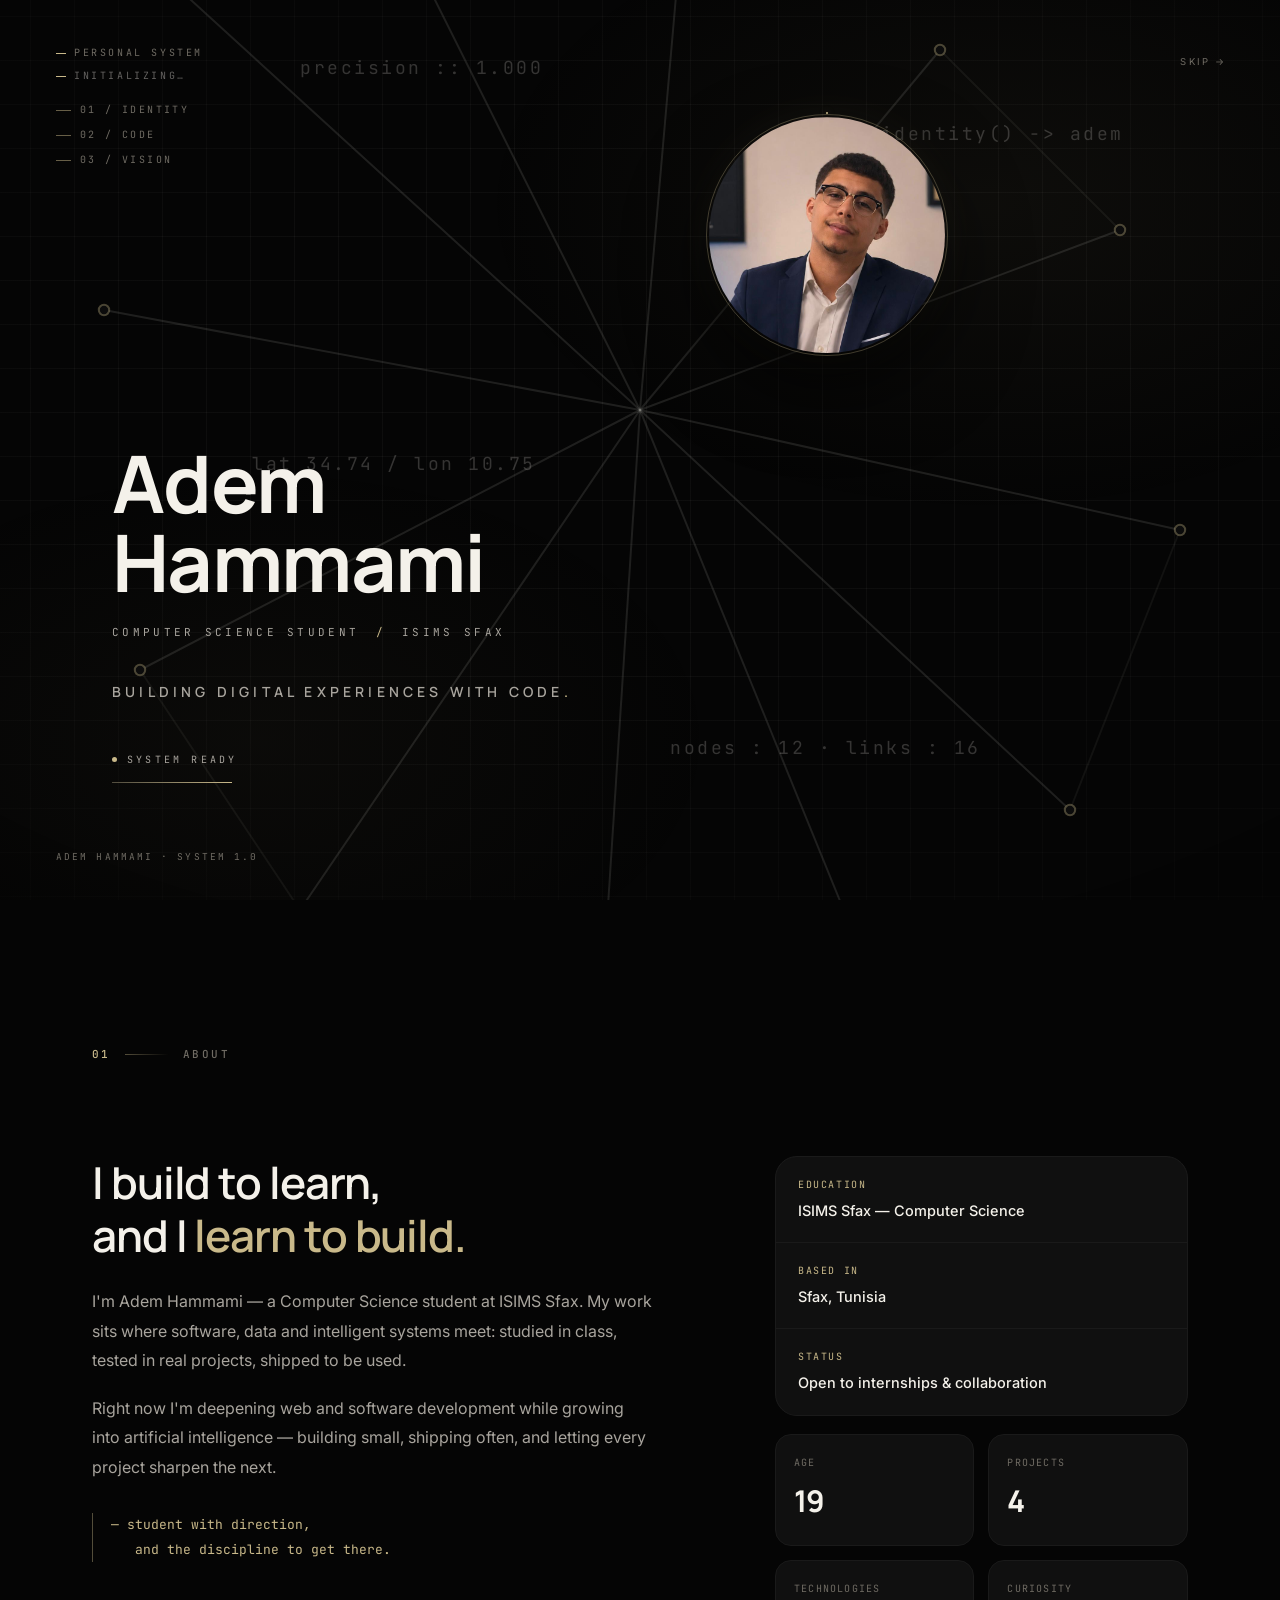
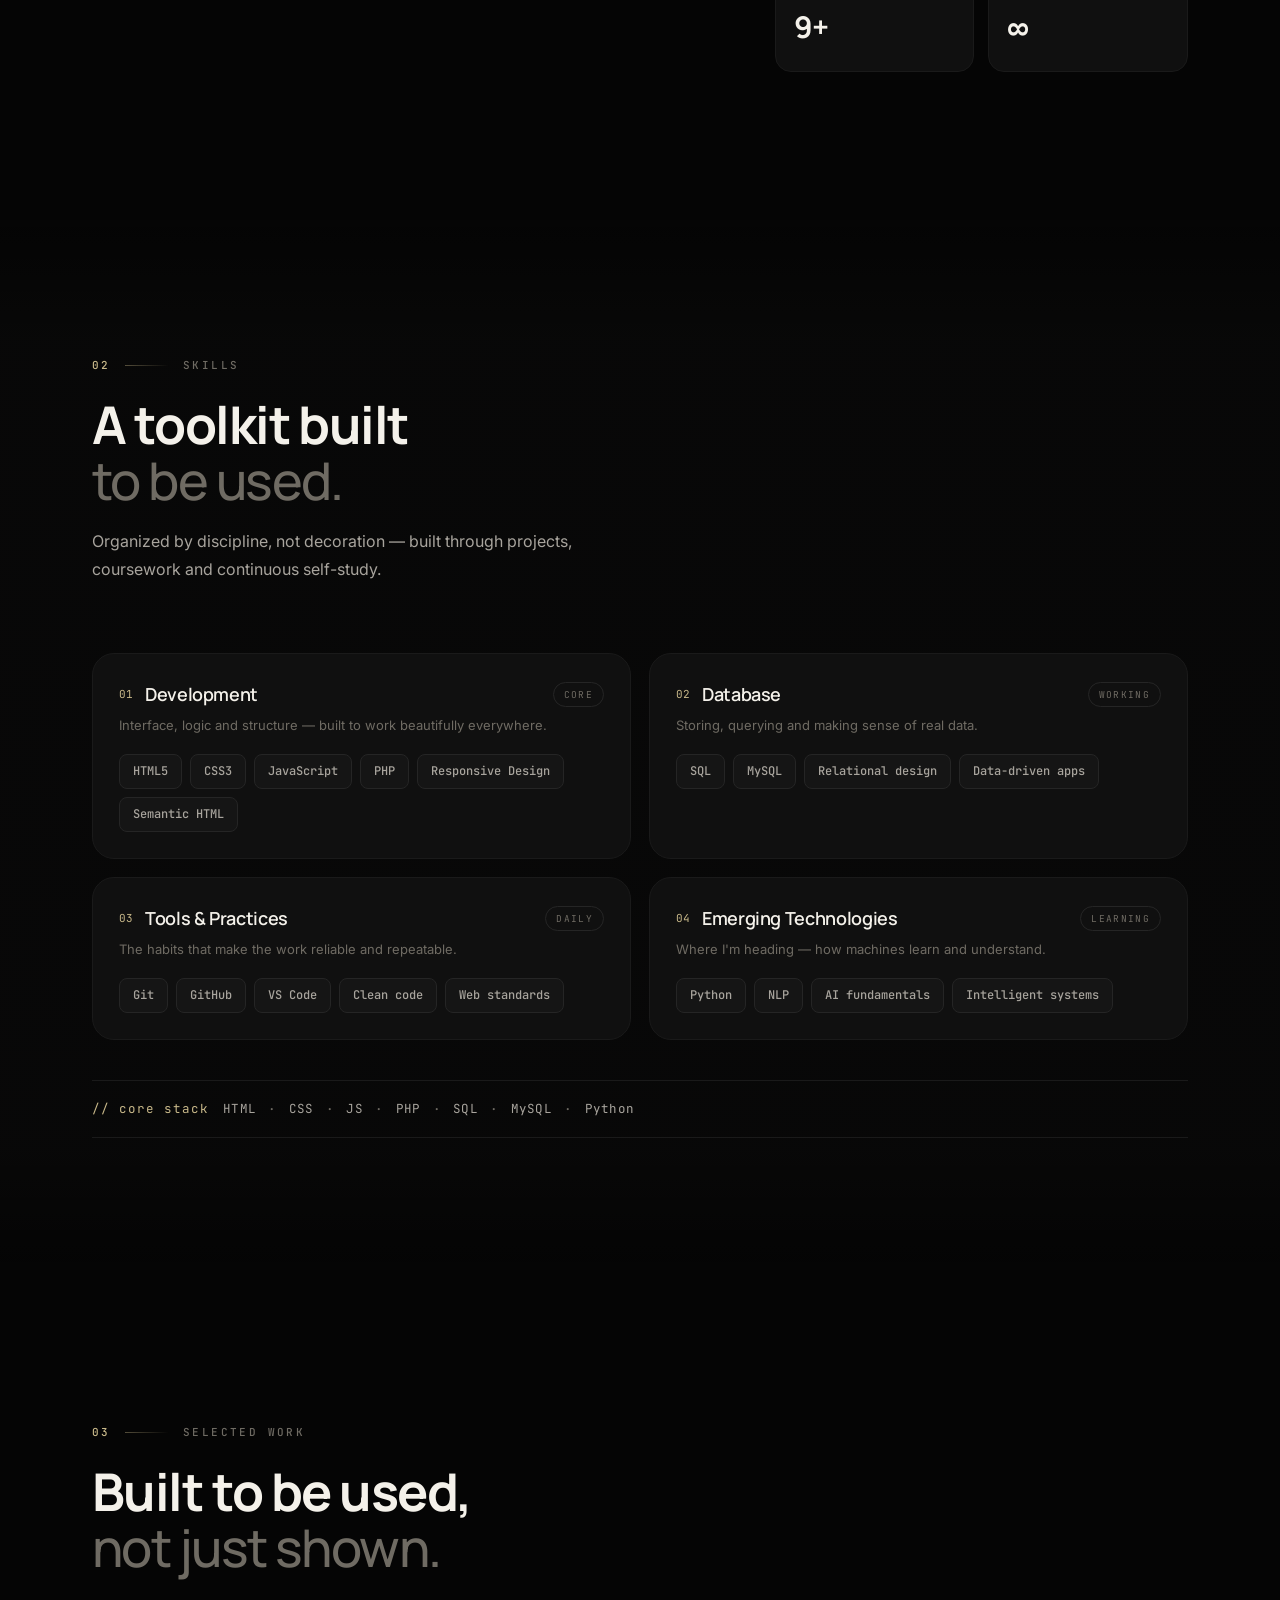
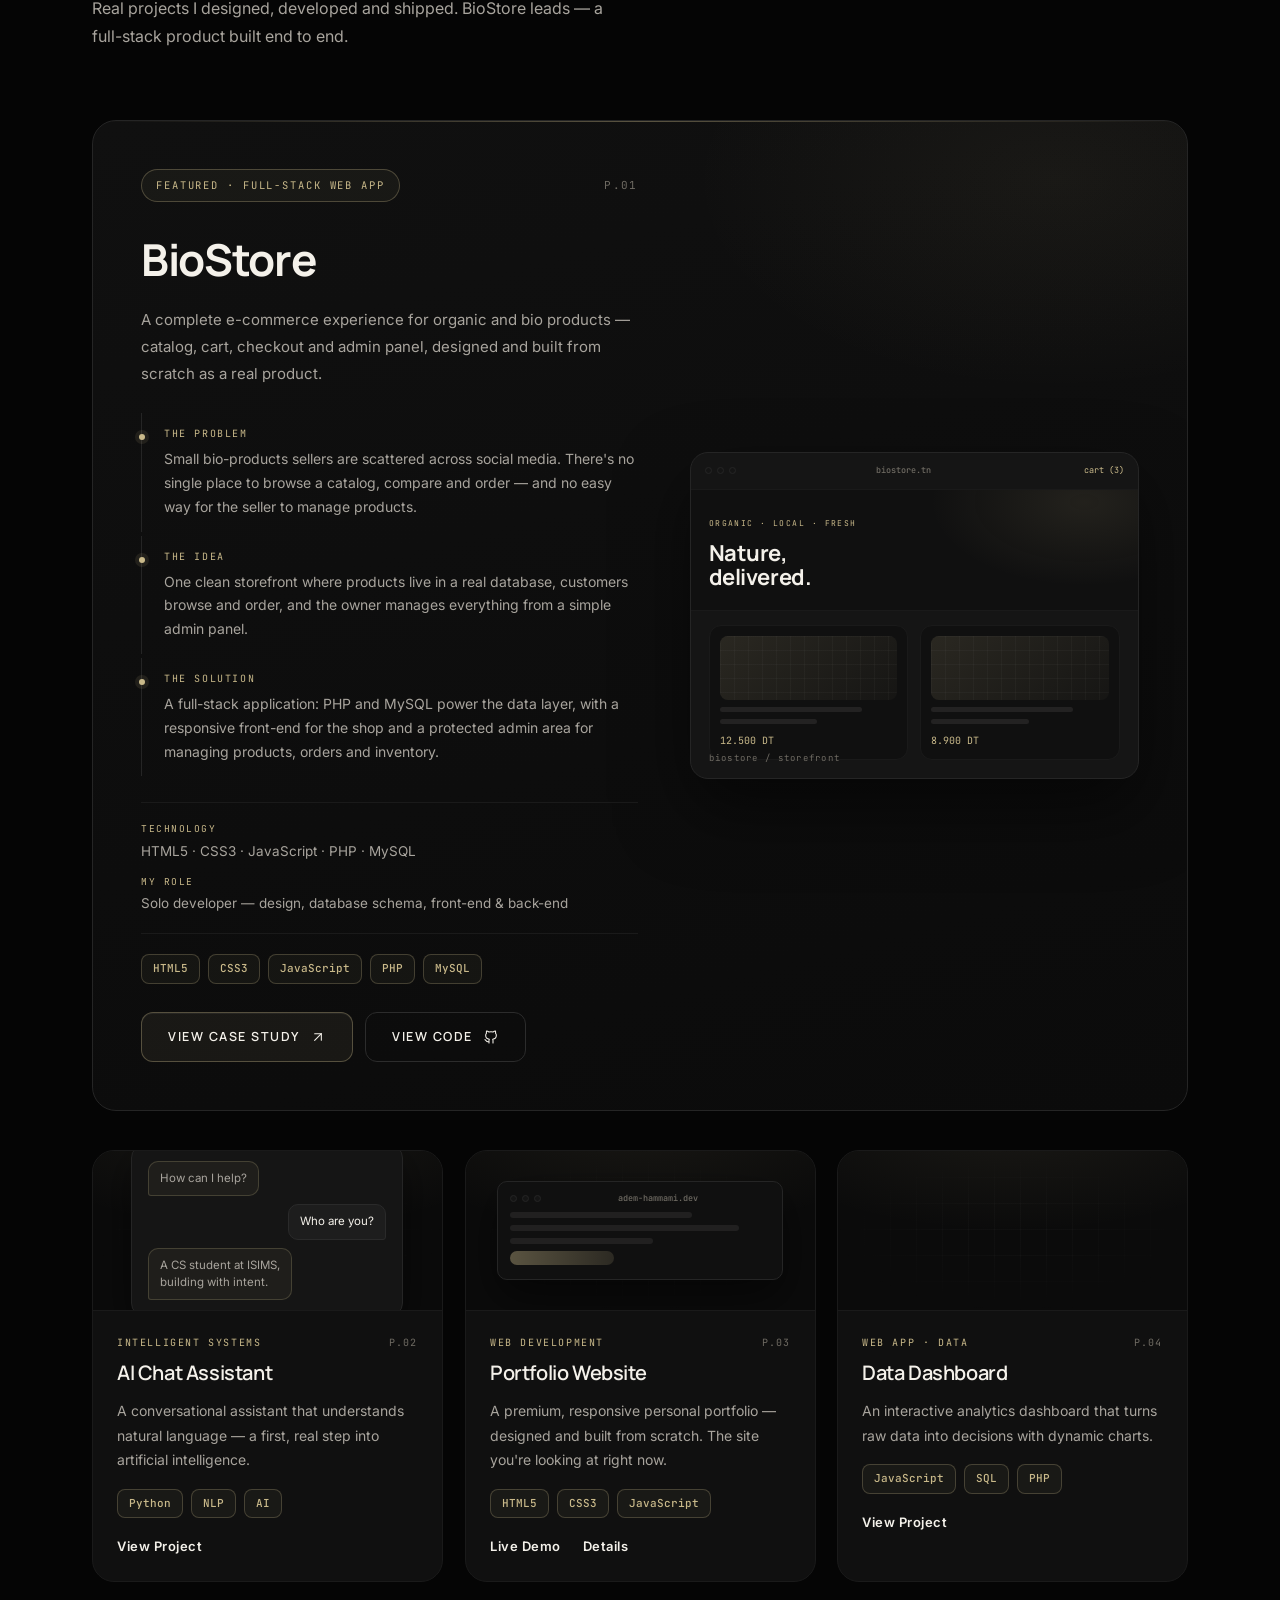
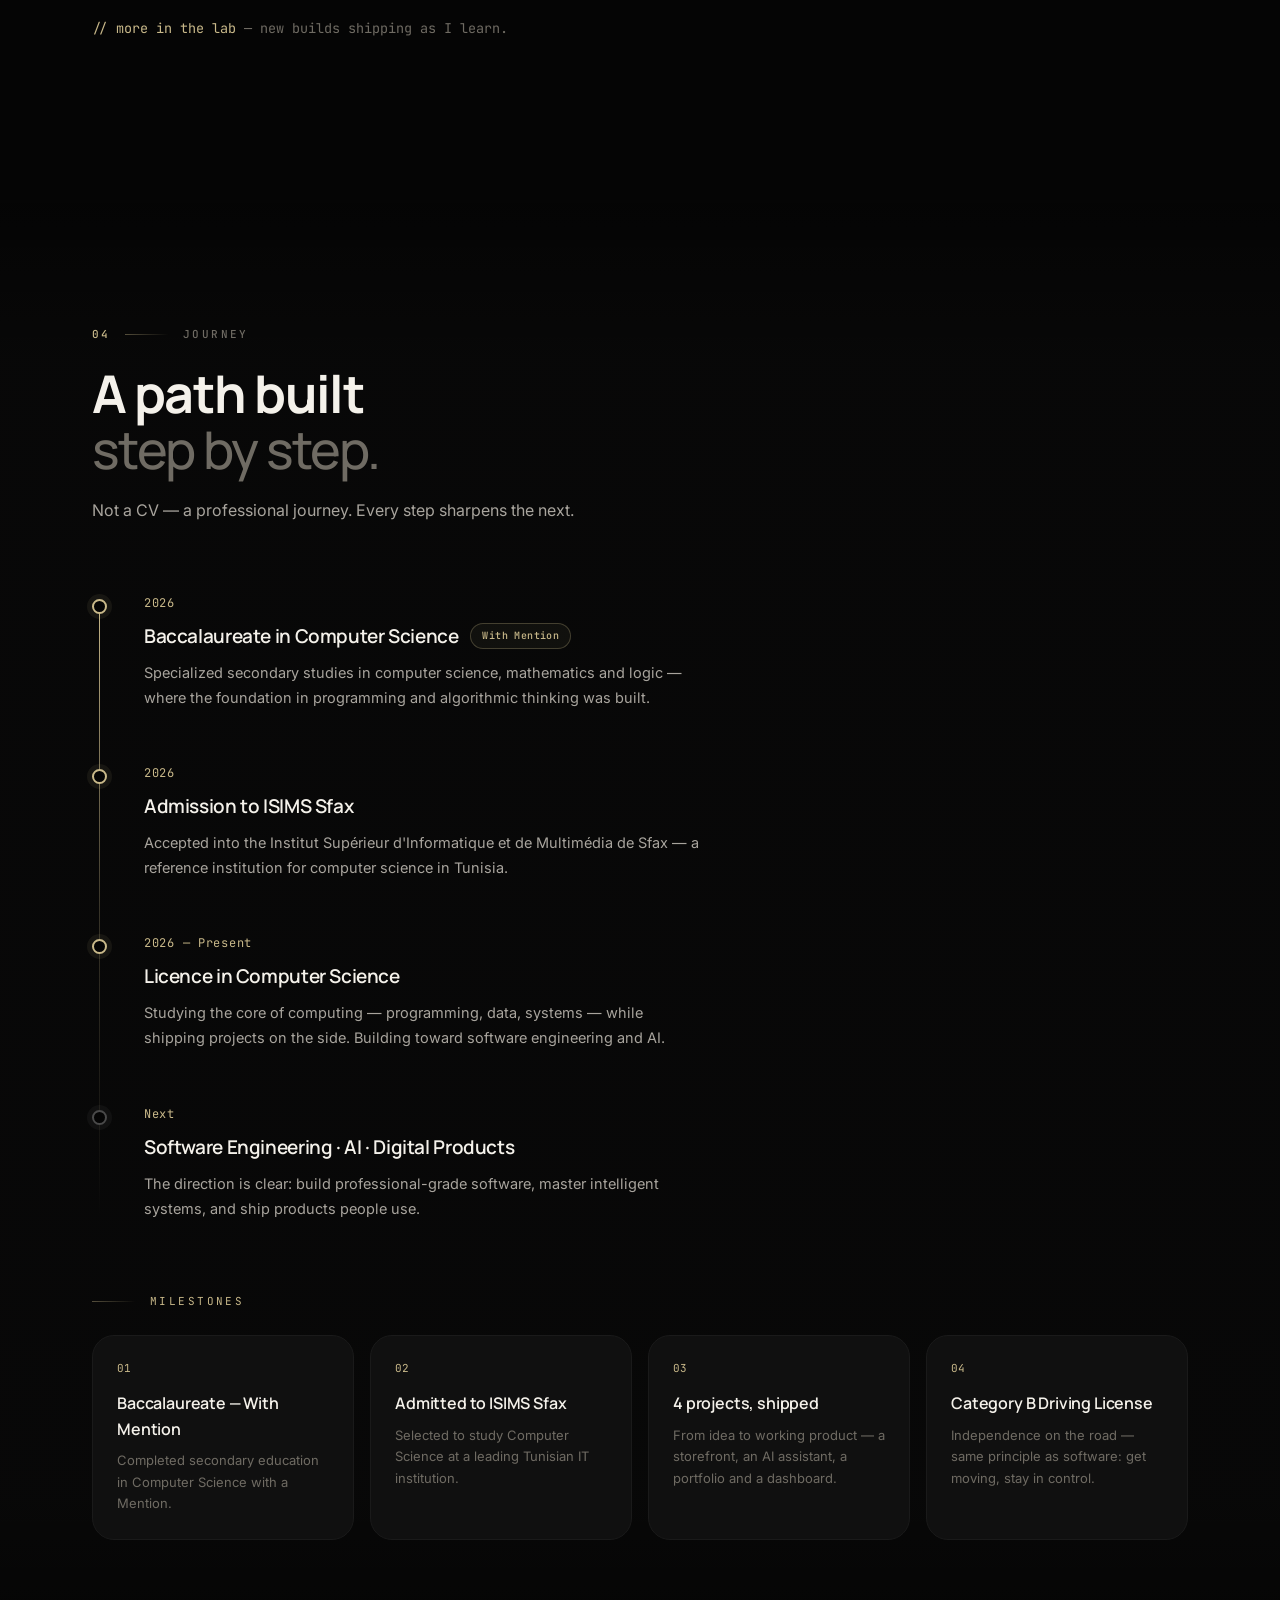
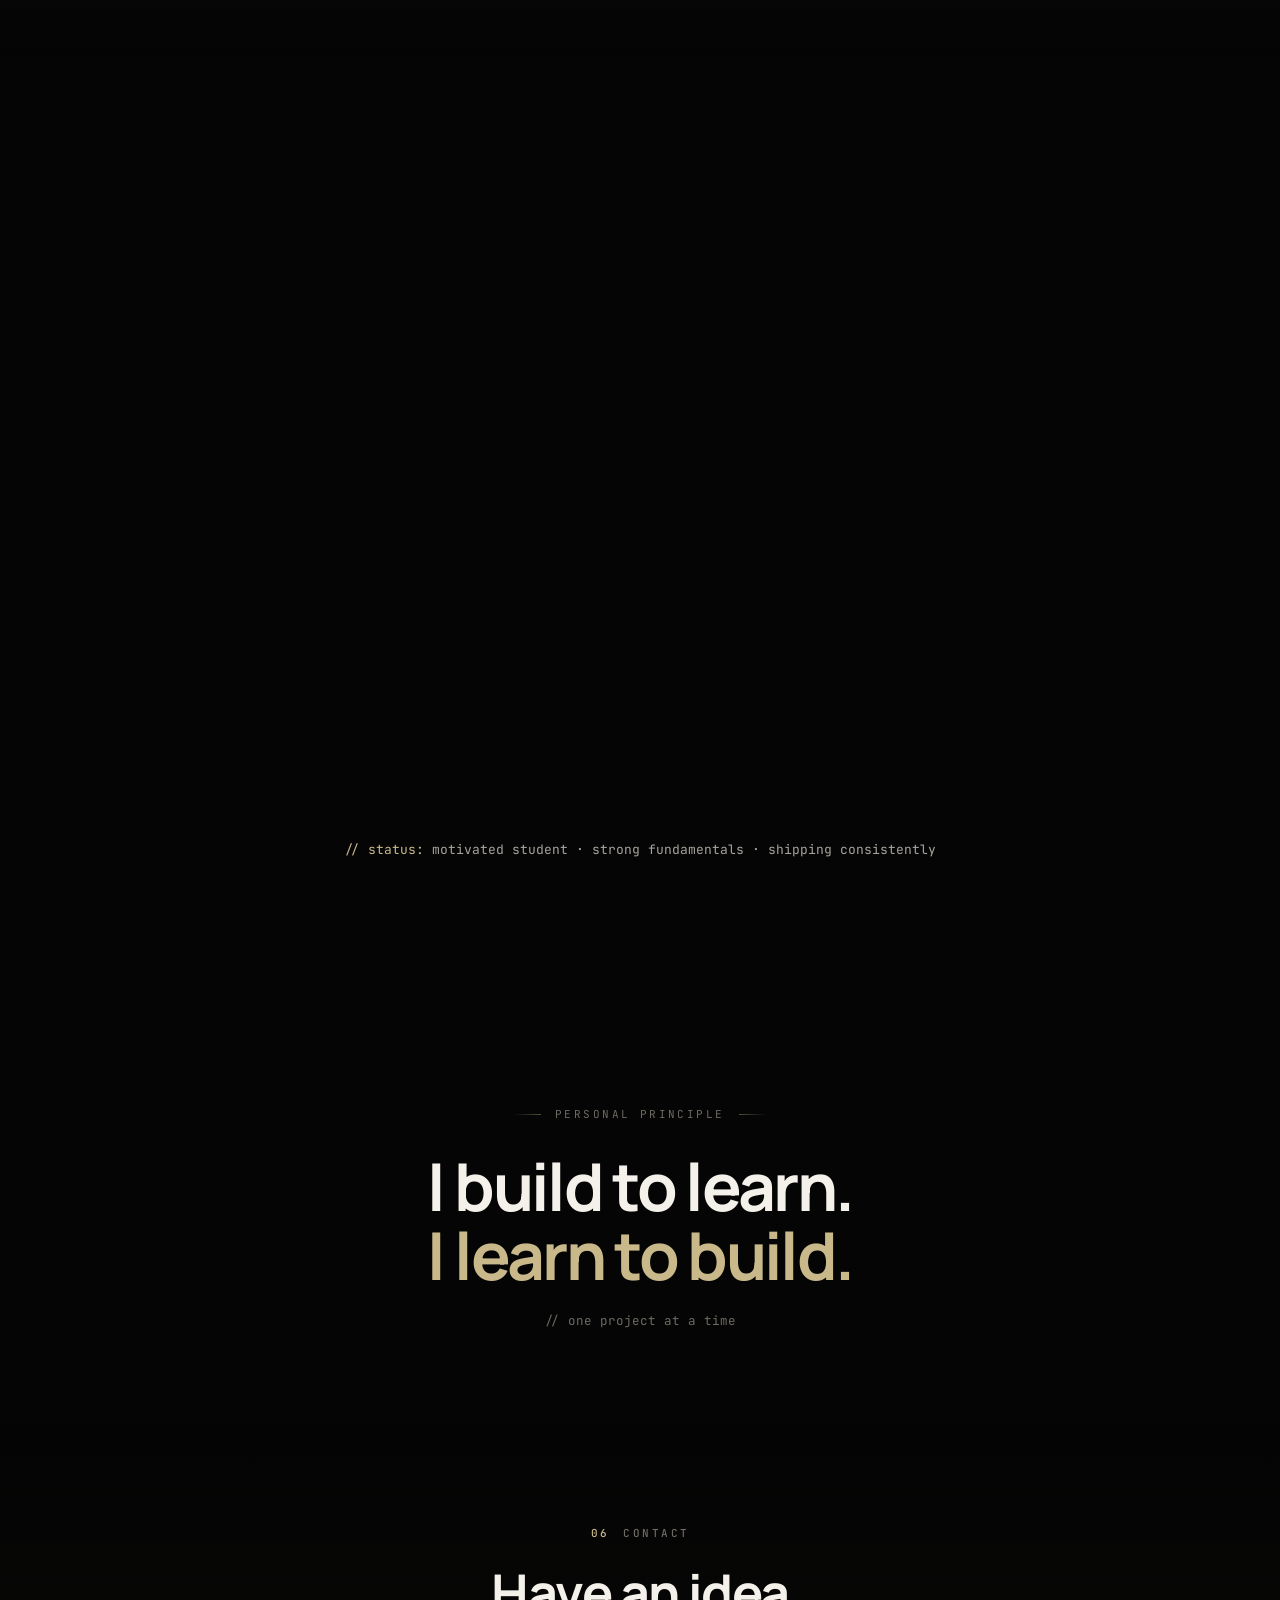
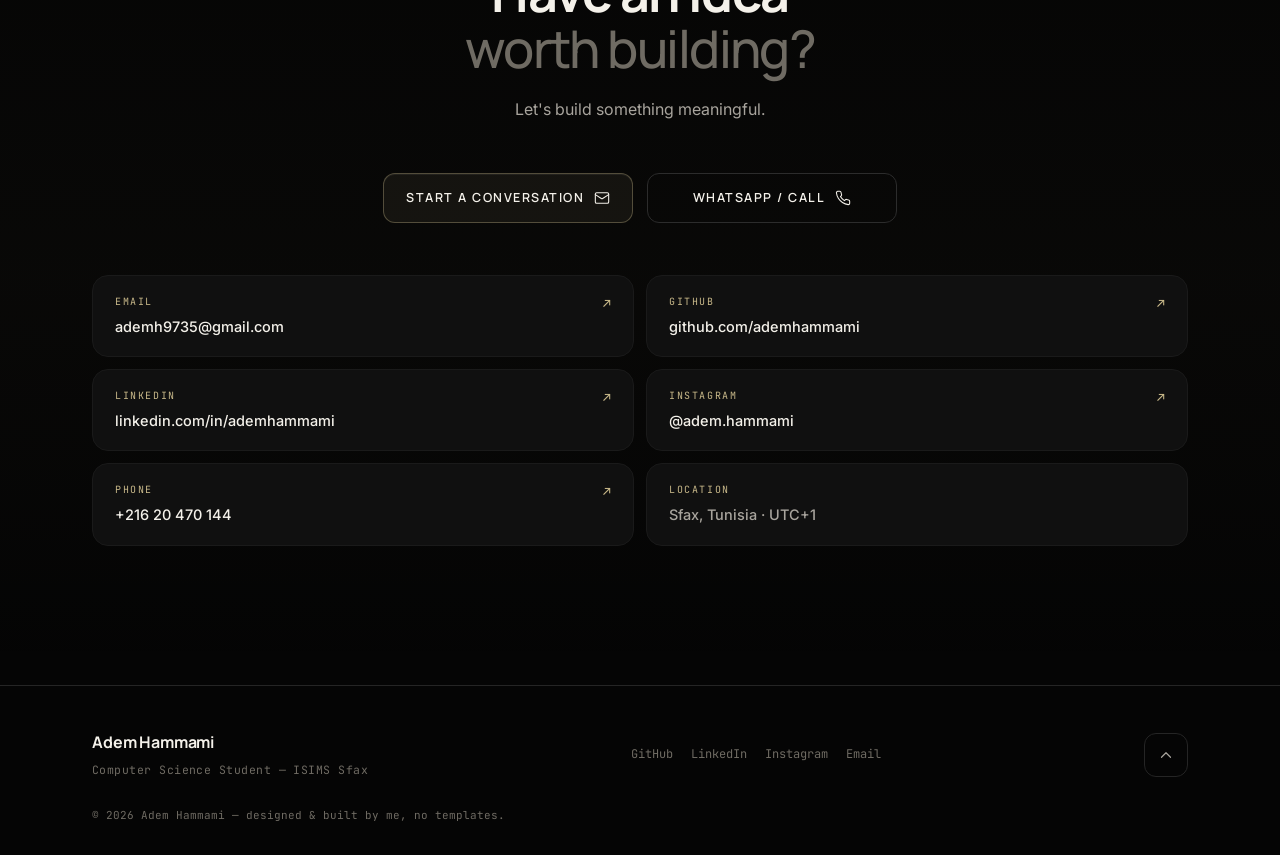
<file: index.html>
<!DOCTYPE html>
<html lang="en">
<head>
  <meta charset="UTF-8">
  <meta name="viewport" content="width=device-width, initial-scale=1.0, viewport-fit=cover">
  <title>Adem Hammami — Computer Science Student | ISIMS Sfax</title>

  <meta name="description" content="Adem Hammami — Computer Science student at ISIMS Sfax, Tunisia. Building digital experiences with code: software development, web applications, intelligent systems and digital products.">
  <meta name="keywords" content="Computer Science Student, ISIMS Sfax, Software Developer, Web Development, PHP, MySQL, Artificial Intelligence, Digital Products, Adem Hammami">
  <meta name="author" content="Adem Hammami">
  <meta name="robots" content="index, follow">
  <meta name="theme-color" content="#050505">
  <meta name="geo.region" content="TN">
  <meta name="geo.placename" content="Sfax">

  <!-- Open Graph -->
  <meta property="og:type" content="website">
  <meta property="og:url" content="https://hammami5.github.io/MY-portfolio/">
  <meta property="og:title" content="Adem Hammami — Computer Science Student | ISIMS Sfax">
  <meta property="og:description" content="Building digital experiences with code. Software, intelligent systems and real digital products.">
  <meta property="og:image" content="assets/images/photo.jpg">
  <meta property="og:image:alt" content="Adem Hammami — Computer Science Student at ISIMS Sfax">

  <!-- Twitter -->
  <meta name="twitter:card" content="summary_large_image">
  <meta name="twitter:title" content="Adem Hammami — Computer Science Student">
  <meta name="twitter:description" content="Building digital experiences with code.">
  <meta name="twitter:image" content="assets/images/photo.jpg">

  <!-- Favicon -->
  <link rel="icon" type="image/svg+xml" href="assets/icons/favicon.svg">
  <link rel="apple-touch-icon" href="assets/icons/favicon.svg">

  <link rel="preconnect" href="https://fonts.googleapis.com">
  <link rel="preconnect" href="https://fonts.gstatic.com" crossorigin>
  <link href="https://fonts.googleapis.com/css2?family=Manrope:wght@500;600;700;800&family=Inter:wght@300;400;500;600&family=JetBrains+Mono:wght@400;500&display=swap" rel="stylesheet">

  <link rel="stylesheet" href="style.css">

  <script>document.documentElement.classList.add('js');</script>

  <!-- Structured data -->
  <script type="application/ld+json">
  {
    "@context": "https://schema.org",
    "@type": "Person",
    "name": "Adem Hammami",
    "jobTitle": "Computer Science Student",
    "email": "mailto:ademh9735@gmail.com",
    "url": "https://hammami5.github.io/MY-portfolio/",
    "alumniOf": { "@type": "CollegeOrUniversity", "name": "ISIMS Sfax" },
    "address": { "@type": "PostalAddress", "addressLocality": "Sfax", "addressCountry": "TN" },
    "knowsAbout": ["Computer Science", "Web Development", "Software Engineering", "PHP", "MySQL", "Artificial Intelligence", "Databases", "Digital Products"]
  }
  </script>
</head>
<body>

  <!-- ================================================================
       CINEMATIC INTRO — personal system
       ================================================================ -->
  <div class="intro" id="intro" hidden aria-hidden="true">
    <div class="intro__bg" aria-hidden="true">
      <div class="intro__grid"></div>
    </div>
    <div class="intro__ambient" aria-hidden="true"></div>

    <svg class="intro__net" viewBox="0 0 640 640" preserveAspectRatio="xMidYMid slice" fill="none" aria-hidden="true">
      <g class="intro__net-links">
        <path class="net-link" pathLength="1" d="M90 90 L320 300"/>
        <path class="net-link" pathLength="1" d="M320 300 L200 60"/>
        <path class="net-link" pathLength="1" d="M320 300 L340 70"/>
        <path class="net-link" pathLength="1" d="M470 120 L320 300"/>
        <path class="net-link" pathLength="1" d="M560 210 L320 300"/>
        <path class="net-link" pathLength="1" d="M590 360 L320 300"/>
        <path class="net-link" pathLength="1" d="M535 500 L320 300"/>
        <path class="net-link" pathLength="1" d="M430 570 L320 300"/>
        <path class="net-link" pathLength="1" d="M300 610 L320 300"/>
        <path class="net-link" pathLength="1" d="M150 550 L320 300"/>
        <path class="net-link" pathLength="1" d="M70 430 L320 300"/>
        <path class="net-link" pathLength="1" d="M52 250 L320 300"/>
        <path class="net-link net-link--dim" pathLength="1" d="M90 90 L200 60"/>
        <path class="net-link net-link--dim" pathLength="1" d="M470 120 L560 210"/>
        <path class="net-link net-link--dim" pathLength="1" d="M535 500 L590 360"/>
        <path class="net-link net-link--dim" pathLength="1" d="M150 550 L70 430"/>
      </g>
      <g class="intro__net-nodes">
        <circle class="net-node" cx="90" cy="90" r="2.6"/>
        <circle class="net-node" cx="200" cy="60" r="2.6"/>
        <circle class="net-node net-node--hot" cx="340" cy="70" r="3"/>
        <circle class="net-node" cx="470" cy="120" r="2.6"/>
        <circle class="net-node" cx="560" cy="210" r="2.6"/>
        <circle class="net-node" cx="590" cy="360" r="2.6"/>
        <circle class="net-node" cx="535" cy="500" r="2.6"/>
        <circle class="net-node" cx="430" cy="570" r="2.6"/>
        <circle class="net-node" cx="300" cy="610" r="2.6"/>
        <circle class="net-node" cx="150" cy="550" r="2.6"/>
        <circle class="net-node" cx="70" cy="430" r="2.6"/>
        <circle class="net-node" cx="52" cy="250" r="2.6"/>
        <circle class="net-pulse" cx="340" cy="70" r="3"/>
      </g>
      <g class="intro__net-code">
        <text x="150" y="132">precision :: 1.000</text>
        <text x="420" y="165">fn identity() -&gt; adem</text>
        <text x="335" y="472">nodes : 12 · links : 16</text>
        <text x="126" y="330">lat 34.74 / lon 10.75</text>
      </g>
    </svg>

    <div class="intro__sys mono" aria-hidden="true">
      <p class="intro__init">Personal system</p>
      <p class="intro__init intro__init--state">Initializing…</p>
      <ol class="intro__manifest">
        <li class="intro__manifest-i">01 / Identity</li>
        <li class="intro__manifest-i">02 / Code</li>
        <li class="intro__manifest-i">03 / Vision</li>
      </ol>
    </div>

    <span class="intro__corner mono" aria-hidden="true">Adem Hammami · System 1.0</span>

    <button class="intro__skip mono" id="introSkip" type="button">Skip →</button>

    <div class="intro__inner">
      <div class="intro__photo-wrap">
        <figure class="intro__photo">
          <img src="assets/images/photo.jpg" alt="Adem Hammami" width="788" height="849" decoding="async">
        </figure>
        <span class="intro__ring" aria-hidden="true"></span>
      </div>

      <div class="intro__copy">
        <p class="intro__name">Adem Hammami</p>
        <p class="intro__role mono">Computer Science Student <span aria-hidden="true">/</span> ISIMS Sfax</p>
        <p class="intro__statement">Building digital experiences with code<span class="intro__statement-dot">.</span></p>

        <div class="intro__status mono" aria-hidden="true">
          <span class="intro__status-dot" aria-hidden="true"></span>
          <span>System ready</span>
        </div>
        <div class="intro__boot" aria-hidden="true"><i></i></div>
      </div>
    </div>
  </div>

  <a class="skip-link" href="#main">Skip to content</a>

  <!-- Ambient background -->
  <div class="bg" aria-hidden="true">
    <div class="bg-glow bg-glow--a"></div>
    <div class="bg-glow bg-glow--b"></div>
    <div class="bg-grid"></div>
    <div class="bg-noise"></div>
  </div>

  <!-- Custom cursor (fine pointers only) -->
  <div class="cursor-dot" aria-hidden="true"></div>
  <div class="cursor-ring" aria-hidden="true"></div>

  <!-- ================================================================
       NAVIGATION
       ================================================================ -->
  <nav class="nav" id="navbar" aria-label="Primary">
    <div class="container nav__inner">
      <a class="nav__brand" href="#hero" aria-label="Adem Hammami — back to top">
        <span class="nav__brand-mark mono" aria-hidden="true">A·H</span>
        <span class="nav__brand-name">adem<span class="nav__brand-accent">hammami</span></span>
      </a>

      <ul class="nav__links">
        <li><a href="#hero" class="nav__link" data-spy><span class="nav__idx mono">00</span>Home</a></li>
        <li><a href="#about" class="nav__link" data-spy><span class="nav__idx mono">01</span>About</a></li>
        <li><a href="#skills" class="nav__link" data-spy><span class="nav__idx mono">02</span>Skills</a></li>
        <li><a href="#projects" class="nav__link" data-spy><span class="nav__idx mono">03</span>Projects</a></li>
        <li><a href="#journey" class="nav__link" data-spy><span class="nav__idx mono">04</span>Journey</a></li>
        <li><a href="#contact" class="nav__link" data-spy><span class="nav__idx mono">05</span>Contact</a></li>
      </ul>

      <div class="nav__cta-wrap">
        <a href="mailto:ademh9735@gmail.com" class="nav__cta mono">Let's Talk ↗</a>
        <button type="button" class="nav__toggle" id="navToggle" aria-label="Open menu" aria-expanded="false" aria-controls="mobileMenu">
          <span class="nav__toggle-line"></span>
          <span class="nav__toggle-line"></span>
        </button>
      </div>
    </div>
  </nav>

  <!-- Mobile menu -->
  <div class="menu" id="mobileMenu" aria-hidden="true">
    <div class="menu__inner">
      <nav class="menu__nav" aria-label="Mobile navigation">
        <a href="#hero" class="menu__link" style="--mi:0"><span class="menu__num mono">00</span><span>Home</span></a>
        <a href="#about" class="menu__link" style="--mi:1"><span class="menu__num mono">01</span><span>About</span></a>
        <a href="#skills" class="menu__link" style="--mi:2"><span class="menu__num mono">02</span><span>Skills</span></a>
        <a href="#projects" class="menu__link" style="--mi:3"><span class="menu__num mono">03</span><span>Projects</span></a>
        <a href="#journey" class="menu__link" style="--mi:4"><span class="menu__num mono">04</span><span>Journey</span></a>
        <a href="#contact" class="menu__link" style="--mi:5"><span class="menu__num mono">05</span><span>Contact</span></a>
      </nav>
      <div class="menu__foot">
        <a href="mailto:ademh9735@gmail.com" class="menu__email mono">ademh9735@gmail.com</a>
        <div class="menu__socials">
          <a href="https://github.com/ademhammami" target="_blank" rel="noopener" class="mono">GitHub</a>
          <a href="https://www.linkedin.com/in/ademhammami" target="_blank" rel="noopener" class="mono">LinkedIn</a>
          <a href="https://instagram.com/adem.hammami" target="_blank" rel="noopener" class="mono">Instagram</a>
        </div>
      </div>
    </div>
  </div>

  <main id="main">

    <!-- ================================================================
         HERO
         ================================================================ -->
    <section class="hero" id="hero" aria-label="Introduction">
      <div class="container hero__grid">

        <div class="hero__copy">
          <p class="hero__eyebrow mono reveal-hero" data-hd="1">
            <span class="hero__eyebrow-dot" aria-hidden="true"></span>
            Computer Science Student <span class="hero__eyebrow-sep" aria-hidden="true">/</span> ISIMS Sfax
          </p>

          <h1 class="hero__title">
            <span class="hero__line" data-hd="2"><span class="hero__word">Building</span></span>
            <span class="hero__line" data-hd="3"><span class="hero__word">Digital</span></span>
            <span class="hero__line" data-hd="4"><span class="hero__word">Experiences</span></span>
            <span class="hero__line" data-hd="5"><span class="hero__word">with <em class="hero__accent">Code.</em></span></span>
          </h1>

          <p class="hero__sub reveal-hero" data-hd="6">Computer Science student exploring software, intelligent systems and digital products — one shipped project at a time.</p>

          <div class="hero__ctas reveal-hero" data-hd="7">
            <a href="#projects" class="btn btn--primary magnetic">
              View My Work
              <svg viewBox="0 0 24 24" fill="none" stroke="currentColor" stroke-width="1.6" stroke-linecap="round" stroke-linejoin="round" aria-hidden="true"><path d="M5 12h14"/><path d="m12 5 7 7-7 7"/></svg>
            </a>
            <a href="#contact" class="btn btn--ghost magnetic">
              Let's Connect
              <svg viewBox="0 0 24 24" fill="none" stroke="currentColor" stroke-width="1.6" stroke-linecap="round" stroke-linejoin="round" aria-hidden="true"><path d="M22 2 11 13"/><path d="M22 2 15 22l-4-9-9-4Z"/></svg>
            </a>
          </div>

          <dl class="hero__meta reveal-hero" data-hd="8">
            <div class="hero__meta-item">
              <dt class="mono">Based</dt>
              <dd>Sfax, Tunisia</dd>
            </div>
            <div class="hero__meta-item">
              <dt class="mono">Studying</dt>
              <dd>CS @ ISIMS</dd>
            </div>
            <div class="hero__meta-item">
              <dt class="mono">Focus</dt>
              <dd>Software · Data · AI</dd>
            </div>
          </dl>
        </div>

        <div class="hero__art reveal-hero" data-hd="6">
          <div class="portrait-wrap" data-parallax>
            <div class="portrait-grid" aria-hidden="true"></div>

            <span class="portrait__label portrait__label--tl mono" aria-hidden="true">adem_hammami.jpg</span>
            <span class="portrait__label portrait__label--br mono" aria-hidden="true">isims_sfax · cs · <b>2026</b></span>

            <figure class="portrait">
              <img src="assets/images/photo.jpg" alt="Portrait of Adem Hammami" width="788" height="849" fetchpriority="high" decoding="async">
              <span class="portrait__corner portrait__corner--tl" aria-hidden="true"></span>
              <span class="portrait__corner portrait__corner--br" aria-hidden="true"></span>
              <figcaption class="portrait__meta mono">
                <span class="portrait__meta-dot" aria-hidden="true"></span>
                <span>available</span>
              </figcaption>
            </figure>

            <span class="sys-tag portrait__tag--tr mono"><i aria-hidden="true"></i>status // building</span>
            <span class="sys-tag portrait__tag--bl mono"><i aria-hidden="true"></i>focus // full-stack</span>
          </div>
        </div>

      </div>

      <div class="hero__scroll" aria-hidden="true">
        <span class="hero__scroll-text mono">SCROLL</span>
        <span class="hero__scroll-line"></span>
      </div>
    </section>

    <!-- ================================================================
         ABOUT
         ================================================================ -->
    <section class="section" id="about">
      <div class="container">
        <header class="section__head reveal">
          <p class="section__label mono"><span class="section__num">01</span><span class="section__rule" aria-hidden="true"></span>About</p>
        </header>

        <div class="about">
          <div class="about__main">
            <h2 class="about__statement reveal">I build to learn,<br>and I <em>learn to build.</em></h2>
            <div class="about__copy reveal" data-delay="80">
              <p>I'm Adem Hammami — a Computer Science student at ISIMS Sfax. My work sits where software, data and intelligent systems meet: studied in class, tested in real projects, shipped to be used.</p>
              <p>Right now I'm deepening web and software development while growing into artificial intelligence — building small, shipping often, and letting every project sharpen the next.</p>
            </div>
            <p class="about__sign mono reveal" data-delay="140">— student with direction,<br>&nbsp;&nbsp;&nbsp;and the discipline to get there.</p>
          </div>

          <aside class="about__side reveal" data-delay="100">
            <dl class="facts">
              <div class="fact">
                <dt class="mono">Education</dt>
                <dd>ISIMS Sfax — Computer Science</dd>
              </div>
              <div class="fact">
                <dt class="mono">Based in</dt>
                <dd>Sfax, Tunisia</dd>
              </div>
              <div class="fact">
                <dt class="mono">Status</dt>
                <dd>Open to internships &amp; collaboration</dd>
              </div>
            </dl>

            <dl class="stats">
              <div class="stat">
                <dt class="mono stat__label">Age</dt>
                <dd class="stat__value" id="ageValue">–</dd>
              </div>
              <div class="stat">
                <dt class="mono stat__label">Projects</dt>
                <dd class="stat__value" data-count="4">4</dd>
              </div>
              <div class="stat">
                <dt class="mono stat__label">Technologies</dt>
                <dd class="stat__value" data-count="9" data-suffix="+">9+</dd>
              </div>
              <div class="stat">
                <dt class="mono stat__label">Curiosity</dt>
                <dd class="stat__value">∞</dd>
              </div>
            </dl>
          </aside>
        </div>
      </div>
    </section>

    <!-- ================================================================
         SKILLS
         ================================================================ -->
    <section class="section section--alt" id="skills">
      <div class="container">
        <header class="section__head reveal">
          <p class="section__label mono"><span class="section__num">02</span><span class="section__rule" aria-hidden="true"></span>Skills</p>
          <h2 class="section__title">A toolkit built<br><span class="section__title-accent">to be used.</span></h2>
          <p class="section__desc">Organized by discipline, not decoration — built through projects, coursework and continuous self-study.</p>
        </header>

        <div class="skill-grid">
          <article class="skill-group reveal">
            <header class="skill-group__head">
              <span class="skill-group__num mono">01</span>
              <h3 class="skill-group__title">Development</h3>
              <span class="skill-group__tag mono">core</span>
            </header>
            <p class="skill-group__desc">Interface, logic and structure — built to work beautifully everywhere.</p>
            <ul class="skill-group__list">
              <li class="skill-chip mono">HTML5</li>
              <li class="skill-chip mono">CSS3</li>
              <li class="skill-chip mono">JavaScript</li>
              <li class="skill-chip mono">PHP</li>
              <li class="skill-chip mono">Responsive Design</li>
              <li class="skill-chip mono">Semantic HTML</li>
            </ul>
          </article>

          <article class="skill-group reveal" data-delay="80">
            <header class="skill-group__head">
              <span class="skill-group__num mono">02</span>
              <h3 class="skill-group__title">Database</h3>
              <span class="skill-group__tag mono">working</span>
            </header>
            <p class="skill-group__desc">Storing, querying and making sense of real data.</p>
            <ul class="skill-group__list">
              <li class="skill-chip mono">SQL</li>
              <li class="skill-chip mono">MySQL</li>
              <li class="skill-chip mono">Relational design</li>
              <li class="skill-chip mono">Data-driven apps</li>
            </ul>
          </article>

          <article class="skill-group reveal" data-delay="120">
            <header class="skill-group__head">
              <span class="skill-group__num mono">03</span>
              <h3 class="skill-group__title">Tools &amp; Practices</h3>
              <span class="skill-group__tag mono">daily</span>
            </header>
            <p class="skill-group__desc">The habits that make the work reliable and repeatable.</p>
            <ul class="skill-group__list">
              <li class="skill-chip mono">Git</li>
              <li class="skill-chip mono">GitHub</li>
              <li class="skill-chip mono">VS Code</li>
              <li class="skill-chip mono">Clean code</li>
              <li class="skill-chip mono">Web standards</li>
            </ul>
          </article>

          <article class="skill-group reveal" data-delay="160">
            <header class="skill-group__head">
              <span class="skill-group__num mono">04</span>
              <h3 class="skill-group__title">Emerging Technologies</h3>
              <span class="skill-group__tag mono">learning</span>
            </header>
            <p class="skill-group__desc">Where I'm heading — how machines learn and understand.</p>
            <ul class="skill-group__list">
              <li class="skill-chip mono">Python</li>
              <li class="skill-chip mono">NLP</li>
              <li class="skill-chip mono">AI fundamentals</li>
              <li class="skill-chip mono">Intelligent systems</li>
            </ul>
          </article>
        </div>

        <p class="stack-strip mono reveal">
          <span class="stack-strip__label">// core stack</span>
          <span class="stack-strip__items">HTML <span class="stack-strip__sep" aria-hidden="true">·</span> CSS <span class="stack-strip__sep" aria-hidden="true">·</span> JS <span class="stack-strip__sep" aria-hidden="true">·</span> PHP <span class="stack-strip__sep" aria-hidden="true">·</span> SQL <span class="stack-strip__sep" aria-hidden="true">·</span> MySQL <span class="stack-strip__sep" aria-hidden="true">·</span> Python</span>
        </p>
      </div>
    </section>

    <!-- ================================================================
         FEATURED PROJECT — BIOSTORE
         ================================================================ -->
    <section class="section" id="projects">
      <div class="container">
        <header class="section__head reveal">
          <p class="section__label mono"><span class="section__num">03</span><span class="section__rule" aria-hidden="true"></span>Selected Work</p>
          <h2 class="section__title">Built to be used,<br><span class="section__title-accent">not just shown.</span></h2>
          <p class="section__desc">Real projects I designed, developed and shipped. BioStore leads — a full-stack product built end to end.</p>
        </header>

        <article class="featured reveal" id="featured">
          <div class="featured__info">
            <div class="featured__top">
              <span class="featured__badge mono">Featured · Full-Stack Web App</span>
              <span class="featured__num mono">P.01</span>
            </div>
            <h3 class="featured__title">BioStore</h3>
            <p class="featured__desc">A complete e-commerce experience for organic and bio products — catalog, cart, checkout and admin panel, designed and built from scratch as a real product.</p>

            <div class="story" role="list">
              <div class="story__step" role="listitem">
                <p class="mono story__label">The Problem</p>
                <p class="story__text">Small bio-products sellers are scattered across social media. There's no single place to browse a catalog, compare and order — and no easy way for the seller to manage products.</p>
              </div>
              <div class="story__step" role="listitem">
                <p class="mono story__label">The Idea</p>
                <p class="story__text">One clean storefront where products live in a real database, customers browse and order, and the owner manages everything from a simple admin panel.</p>
              </div>
              <div class="story__step" role="listitem">
                <p class="mono story__label">The Solution</p>
                <p class="story__text">A full-stack application: PHP and MySQL power the data layer, with a responsive front-end for the shop and a protected admin area for managing products, orders and inventory.</p>
              </div>
            </div>

            <dl class="featured__facts">
              <div class="featured__fact">
                <dt class="mono">Technology</dt>
                <dd>HTML5 · CSS3 · JavaScript · PHP · MySQL</dd>
              </div>
              <div class="featured__fact">
                <dt class="mono">My Role</dt>
                <dd>Solo developer — design, database schema, front-end &amp; back-end</dd>
              </div>
            </dl>

            <ul class="project-tags" aria-label="Technologies used">
              <li>HTML5</li><li>CSS3</li><li>JavaScript</li><li>PHP</li><li>MySQL</li>
            </ul>

            <div class="featured__actions">
              <button type="button" class="btn btn--primary magnetic" data-project="biostore" aria-haspopup="dialog">
                View Case Study
                <svg viewBox="0 0 24 24" fill="none" stroke="currentColor" stroke-width="1.6" stroke-linecap="round" stroke-linejoin="round" aria-hidden="true"><path d="M7 17 17 7"/><path d="M7 7h10v10"/></svg>
              </button>
              <a href="https://github.com/ademhammami" target="_blank" rel="noopener" class="btn btn--ghost magnetic">
                View Code
                <svg viewBox="0 0 24 24" fill="none" stroke="currentColor" stroke-width="1.6" stroke-linecap="round" stroke-linejoin="round" aria-hidden="true"><path d="M9 19c-4.3 1.4-4.3-2.5-6-3m12 5v-3.5c0-1 .1-1.4-.5-2 2.8-.3 5.5-1.4 5.5-6a4.6 4.6 0 0 0-1.3-3.2 4.2 4.2 0 0 0-.1-3.2s-1.1-.3-3.5 1.3a12.3 12.3 0 0 0-6.2 0C6.5 2.8 5.4 3.1 5.4 3.1a4.2 4.2 0 0 0-.1 3.2A4.6 4.6 0 0 0 4 9.5c0 4.6 2.7 5.7 5.5 6-.6.6-.6 1.2-.5 2V21"/></svg>
              </a>
            </div>
          </div>

          <div class="featured__visual">
            <div class="store-mock" aria-hidden="true">
              <div class="store-mock__bar">
                <i></i><i></i><i></i>
                <b>biostore.tn</b>
                <span class="store-mock__cart">cart (3)</span>
              </div>
              <div class="store-mock__hero">
                <span class="store-mock__eyebrow mono">organic · local · fresh</span>
                <span class="store-mock__title">Nature,<br>delivered.</span>
              </div>
              <div class="store-mock__grid">
                <div class="store-mock__card">
                  <span class="store-mock__img"></span>
                  <span class="store-mock__line store-mock__line--1"></span>
                  <span class="store-mock__line store-mock__line--2"></span>
                  <span class="store-mock__price">12.500 DT</span>
                </div>
                <div class="store-mock__card">
                  <span class="store-mock__img"></span>
                  <span class="store-mock__line store-mock__line--1"></span>
                  <span class="store-mock__line store-mock__line--2"></span>
                  <span class="store-mock__price">8.900 DT</span>
                </div>
              </div>
              <span class="store-mock__label mono">biostore / storefront</span>
            </div>
          </div>
        </article>

        <div class="projects">
          <article class="project-card reveal" data-project="ai-chat">
            <div class="project-card__visual">
              <div class="chat-visual" aria-hidden="true">
                <span class="chat-visual__msg chat-visual__msg--ai">How can I help?</span>
                <span class="chat-visual__msg chat-visual__msg--user">Who are you?</span>
                <span class="chat-visual__msg chat-visual__msg--ai">A CS student at ISIMS,<br>building with intent.</span>
              </div>
            </div>
            <div class="project-card__body">
              <div class="project-card__top">
                <span class="project-card__cat mono">Intelligent Systems</span>
                <span class="project-card__num mono">P.02</span>
                <h3 class="project-card__title">AI Chat Assistant</h3>
              </div>
              <p class="project-card__desc">A conversational assistant that understands natural language — a first, real step into artificial intelligence.</p>
              <ul class="project-tags" aria-label="Technologies used">
                <li>Python</li><li>NLP</li><li>AI</li>
              </ul>
              <div class="project-card__actions">
                <button type="button" class="project-link" data-project="ai-chat">View Project</button>
              </div>
            </div>
          </article>

          <article class="project-card reveal" data-delay="100" data-project="portfolio">
            <div class="project-card__visual">
              <div class="browser-mock" aria-hidden="true">
                <span class="browser-mock__bar"><i></i><i></i><i></i><b>adem-hammami.dev</b></span>
                <span class="browser-mock__line browser-mock__line--1"></span>
                <span class="browser-mock__line browser-mock__line--2"></span>
                <span class="browser-mock__line browser-mock__line--3"></span>
                <span class="browser-mock__pill"></span>
              </div>
            </div>
            <div class="project-card__body">
              <div class="project-card__top">
                <span class="project-card__cat mono">Web Development</span>
                <span class="project-card__num mono">P.03</span>
                <h3 class="project-card__title">Portfolio Website</h3>
              </div>
              <p class="project-card__desc">A premium, responsive personal portfolio — designed and built from scratch. The site you're looking at right now.</p>
              <ul class="project-tags" aria-label="Technologies used">
                <li>HTML5</li><li>CSS3</li><li>JavaScript</li>
              </ul>
              <div class="project-card__actions">
                <a href="#hero" class="project-link">Live Demo</a>
                <button type="button" class="project-link" data-project="portfolio">Details</button>
              </div>
            </div>
          </article>

          <article class="project-card reveal" data-delay="160" data-project="dashboard">
            <div class="project-card__visual">
              <div class="bars" aria-hidden="true">
                <i style="--h:42%"></i><i style="--h:68%"></i><i style="--h:35%"></i>
                <i style="--h:82%"></i><i style="--h:58%"></i><i style="--h:74%"></i>
              </div>
            </div>
            <div class="project-card__body">
              <div class="project-card__top">
                <span class="project-card__cat mono">Web App · Data</span>
                <span class="project-card__num mono">P.04</span>
                <h3 class="project-card__title">Data Dashboard</h3>
              </div>
              <p class="project-card__desc">An interactive analytics dashboard that turns raw data into decisions with dynamic charts.</p>
              <ul class="project-tags" aria-label="Technologies used">
                <li>JavaScript</li><li>SQL</li><li>PHP</li>
              </ul>
              <div class="project-card__actions">
                <button type="button" class="project-link" data-project="dashboard">View Project</button>
              </div>
            </div>
          </article>
        </div>

        <p class="projects__foot mono reveal">
          <span class="projects__foot-accent">// more in the lab</span> — new builds shipping as I learn.
        </p>
      </div>
    </section>

    <!-- ================================================================
         JOURNEY
         ================================================================ -->
    <section class="section section--alt" id="journey">
      <div class="container">
        <header class="section__head reveal">
          <p class="section__label mono"><span class="section__num">04</span><span class="section__rule" aria-hidden="true"></span>Journey</p>
          <h2 class="section__title">A path built<br><span class="section__title-accent">step by step.</span></h2>
          <p class="section__desc">Not a CV — a professional journey. Every step sharpens the next.</p>
        </header>

        <ol class="timeline">
          <li class="timeline__item reveal">
            <span class="timeline__marker" aria-hidden="true"></span>
            <p class="timeline__date mono">2026</p>
            <h3 class="timeline__title">Baccalaureate in Computer Science <span class="timeline__tag mono">With Mention</span></h3>
            <p class="timeline__desc">Specialized secondary studies in computer science, mathematics and logic — where the foundation in programming and algorithmic thinking was built.</p>
          </li>

          <li class="timeline__item reveal">
            <span class="timeline__marker" aria-hidden="true"></span>
            <p class="timeline__date mono">2026</p>
            <h3 class="timeline__title">Admission to ISIMS Sfax</h3>
            <p class="timeline__desc">Accepted into the Institut Supérieur d'Informatique et de Multimédia de Sfax — a reference institution for computer science in Tunisia.</p>
          </li>

          <li class="timeline__item reveal">
            <span class="timeline__marker timeline__marker--live" aria-hidden="true"></span>
            <p class="timeline__date mono">2026 — Present</p>
            <h3 class="timeline__title">Licence in Computer Science</h3>
            <p class="timeline__desc">Studying the core of computing — programming, data, systems — while shipping projects on the side. Building toward software engineering and AI.</p>
          </li>

          <li class="timeline__item reveal">
            <span class="timeline__marker timeline__marker--next" aria-hidden="true"></span>
            <p class="timeline__date mono">Next</p>
            <h3 class="timeline__title">Software Engineering · AI · Digital Products</h3>
            <p class="timeline__desc">The direction is clear: build professional-grade software, master intelligent systems, and ship products people use.</p>
          </li>
        </ol>

        <div class="milestones reveal">
          <p class="milestones__label mono"><span class="milestones__rule" aria-hidden="true"></span>Milestones</p>
          <ul class="achievements">
            <li class="achievement">
              <span class="achievement__num mono">01</span>
              <h3 class="achievement__title">Baccalaureate — With Mention</h3>
              <p class="achievement__desc">Completed secondary education in Computer Science with a Mention.</p>
            </li>
            <li class="achievement" data-delay="80">
              <span class="achievement__num mono">02</span>
              <h3 class="achievement__title">Admitted to ISIMS Sfax</h3>
              <p class="achievement__desc">Selected to study Computer Science at a leading Tunisian IT institution.</p>
            </li>
            <li class="achievement" data-delay="160">
              <span class="achievement__num mono">03</span>
              <h3 class="achievement__title">4 projects, shipped</h3>
              <p class="achievement__desc">From idea to working product — a storefront, an AI assistant, a portfolio and a dashboard.</p>
            </li>
            <li class="achievement" data-delay="240">
              <span class="achievement__num mono">04</span>
              <h3 class="achievement__title">Category B Driving License</h3>
              <p class="achievement__desc">Independence on the road — same principle as software: get moving, stay in control.</p>
            </li>
          </ul>
        </div>
      </div>
    </section>

    <!-- ================================================================
         DIRECTION
         ================================================================ -->
    <section class="section" id="direction">
      <div class="container">
        <header class="section__head reveal">
          <p class="section__label mono"><span class="section__num">05</span><span class="section__rule" aria-hidden="true"></span>Direction</p>
          <h2 class="section__title">What I'm<br><span class="section__title-accent">building toward.</span></h2>
          <p class="section__desc">Not a claim of expertise — a plan. The craft I'm developing, one project at a time.</p>
        </header>

        <div class="direction-grid">
          <article class="direction reveal">
            <div class="direction__head">
              <span class="direction__num mono">01</span>
              <span class="direction__icon mono" aria-hidden="true">&lt;/&gt;</span>
            </div>
            <h3 class="direction__title">Software Engineering</h3>
            <p class="direction__desc">Clean architecture and systems that hold up under real use — studied daily at ISIMS and in my projects.</p>
            <span class="direction__stage mono">foundations</span>
          </article>

          <article class="direction reveal" data-delay="80">
            <div class="direction__head">
              <span class="direction__num mono">02</span>
              <span class="direction__icon mono" aria-hidden="true">AI</span>
            </div>
            <h3 class="direction__title">Artificial Intelligence</h3>
            <p class="direction__desc">Teaching machines to understand language — starting with fundamentals and my first intelligent assistant.</p>
            <span class="direction__stage mono">exploring</span>
          </article>

          <article class="direction reveal" data-delay="160">
            <div class="direction__head">
              <span class="direction__num mono">03</span>
              <span class="direction__icon mono" aria-hidden="true">{ }</span>
            </div>
            <h3 class="direction__title">Digital Products</h3>
            <p class="direction__desc">Software as a product, not just code — solving real problems for real users, end to end.</p>
            <span class="direction__stage mono">developing</span>
          </article>

          <article class="direction reveal" data-delay="240">
            <div class="direction__head">
              <span class="direction__num mono">04</span>
              <span class="direction__icon mono" aria-hidden="true">◐</span>
            </div>
            <h3 class="direction__title">SaaS</h3>
            <p class="direction__desc">Products delivered as a service — durable, scalable, and built to be relied on.</p>
            <span class="direction__stage mono">next</span>
          </article>
        </div>

        <p class="direction__note mono reveal">
          <span class="direction__note-accent">// status:</span> motivated student · strong fundamentals · shipping consistently
        </p>
      </div>
    </section>

    <!-- ================================================================
         PERSONAL PRINCIPLE
         ================================================================ -->
    <section class="statement" aria-label="Personal principle">
      <div class="container">
        <p class="statement__label mono reveal">Personal principle</p>
        <h2 class="statement__title reveal">
          <span class="st-1">I build to learn.</span>
          <span class="st-2">I learn to build.</span>
        </h2>
        <p class="statement__note mono reveal">// one project at a time</p>
      </div>
    </section>

    <!-- ================================================================
         CONTACT
         ================================================================ -->
    <section class="section section--contact" id="contact">
      <div class="container">
        <header class="section__head section__head--center reveal">
          <p class="section__label mono section__label--center"><span class="section__num">06</span><span class="section__rule" aria-hidden="true"></span>Contact</p>
          <h2 class="section__title">Have an idea<br><span class="section__title-accent">worth building?</span></h2>
          <p class="section__desc section__desc--center">Let's build something meaningful.</p>
        </header>

        <div class="contact__cta-row reveal">
          <a href="mailto:ademh9735@gmail.com" class="btn btn--primary magnetic">
            Start a Conversation
            <svg viewBox="0 0 24 24" fill="none" stroke="currentColor" stroke-width="1.6" stroke-linecap="round" stroke-linejoin="round" aria-hidden="true"><rect x="2" y="4" width="20" height="16" rx="2"/><path d="m22 7-8.97 5.7a1.94 1.94 0 0 1-2.06 0L2 7"/></svg>
          </a>
          <a href="https://wa.me/21620470144" target="_blank" rel="noopener" class="btn btn--ghost magnetic">
            WhatsApp / Call
            <svg viewBox="0 0 24 24" fill="none" stroke="currentColor" stroke-width="1.6" stroke-linecap="round" stroke-linejoin="round" aria-hidden="true"><path d="M22 16.92v3a2 2 0 0 1-2.18 2 19.79 19.79 0 0 1-8.63-3.07 19.5 19.5 0 0 1-6-6 19.79 19.79 0 0 1-3.07-8.67A2 2 0 0 1 4.11 2h3a2 2 0 0 1 2 1.72c.13.96.36 1.9.7 2.81a2 2 0 0 1-.45 2.11L8.09 9.91a16 16 0 0 0 6 6l1.27-1.27a2 2 0 0 1 2.11-.45c.91.34 1.85.57 2.81.7A2 2 0 0 1 22 16.92z"/></svg>
          </a>
        </div>

        <div class="contact__channels reveal">
          <a href="mailto:ademh9735@gmail.com" class="channel magnetic">
            <span class="channel__label mono">Email</span>
            <span class="channel__value">ademh9735@gmail.com</span>
            <span class="channel__arrow mono" aria-hidden="true">↗</span>
          </a>
          <a href="https://github.com/ademhammami" target="_blank" rel="noopener" class="channel magnetic">
            <span class="channel__label mono">GitHub</span>
            <span class="channel__value">github.com/ademhammami</span>
            <span class="channel__arrow mono" aria-hidden="true">↗</span>
          </a>
          <a href="https://www.linkedin.com/in/ademhammami" target="_blank" rel="noopener" class="channel magnetic">
            <span class="channel__label mono">LinkedIn</span>
            <span class="channel__value">linkedin.com/in/ademhammami</span>
            <span class="channel__arrow mono" aria-hidden="true">↗</span>
          </a>
          <a href="https://instagram.com/adem.hammami" target="_blank" rel="noopener" class="channel magnetic">
            <span class="channel__label mono">Instagram</span>
            <span class="channel__value">@adem.hammami</span>
            <span class="channel__arrow mono" aria-hidden="true">↗</span>
          </a>
          <a href="tel:+21620470144" class="channel magnetic">
            <span class="channel__label mono">Phone</span>
            <span class="channel__value">+216 20 470 144</span>
            <span class="channel__arrow mono" aria-hidden="true">↗</span>
          </a>
          <div class="channel channel--static">
            <span class="channel__label mono">Location</span>
            <span class="channel__value">Sfax, Tunisia · UTC+1</span>
          </div>
        </div>
      </div>
    </section>

  </main>

  <footer class="footer">
    <div class="container footer__inner">
      <div class="footer__brand">
        <p class="footer__name">Adem Hammami</p>
        <p class="footer__role mono">Computer Science Student — ISIMS Sfax</p>
      </div>
      <div class="footer__socials">
        <a href="https://github.com/ademhammami" target="_blank" rel="noopener" class="mono">GitHub</a>
        <a href="https://www.linkedin.com/in/ademhammami" target="_blank" rel="noopener" class="mono">LinkedIn</a>
        <a href="https://instagram.com/adem.hammami" target="_blank" rel="noopener" class="mono">Instagram</a>
        <a href="mailto:ademh9735@gmail.com" class="mono">Email</a>
      </div>
      <a href="#hero" class="footer__top magnetic" aria-label="Back to top">
        <svg viewBox="0 0 24 24" fill="none" stroke="currentColor" stroke-width="1.6" stroke-linecap="round" stroke-linejoin="round" aria-hidden="true"><path d="m18 15-6-6-6 6"/></svg>
      </a>
    </div>
    <div class="container">
      <p class="footer__copy mono">© <span id="year">2026</span> Adem Hammami — designed &amp; built by me, no templates.</p>
    </div>
  </footer>

  <!-- Project detail modal -->
  <div class="modal" id="projectModal" role="dialog" aria-modal="true" aria-labelledby="modalTitle" hidden>
    <div class="modal__backdrop" data-close></div>
    <div class="modal__panel">
      <button type="button" class="modal__close" data-close aria-label="Close project details">
        <svg viewBox="0 0 24 24" fill="none" stroke="currentColor" stroke-width="1.6" stroke-linecap="round" aria-hidden="true"><path d="M18 6 6 18"/><path d="m6 6 12 12"/></svg>
      </button>
      <p class="modal__category mono"></p>
      <h3 class="modal__title" id="modalTitle"></h3>
      <p class="modal__tagline" id="modalTagline"></p>

      <div class="modal__body">
        <div class="modal__story" id="modalStory"></div>
        <aside class="modal__facts">
          <div class="modal__fact">
            <h4 class="mono">Role</h4>
            <p id="modalRole"></p>
          </div>
          <div class="modal__fact">
            <h4 class="mono">Key features</h4>
            <ul id="modalFeatures"></ul>
          </div>
          <div class="modal__fact">
            <h4 class="mono">Stack</h4>
            <ul class="project-tags" id="modalTags"></ul>
          </div>
          <div class="modal__fact">
            <h4 class="mono">Links</h4>
            <div class="modal__links" id="modalLinks"></div>
          </div>
        </aside>
      </div>
    </div>
  </div>

  <script src="script.js"></script>
</body>
</html>
</file>
<file: style.css>
/* ==========================================================================
   Adem Hammami — Portfolio
   Luxury tech aesthetic.
   Obsidian black + ivory type + charcoal surfaces + subtle champagne detail.
   No purple. No electric blue. Champagne used with restraint.
   Mobile-first — this site lives in an Instagram bio.
   ========================================================================== */

:root {
  /* Surfaces */
  --bg:        #050505;
  --bg-soft:   #0b0b0b;
  --surface:   #101010;
  --surface-2: #151515;
  --line:      #252525;
  --line-soft: #1a1a1a;

  /* Type — ivory family */
  --text:      #f4f1ea;
  --text-2:    #a8a49d;
  --text-3:    #6f6b63;

  /* Accents */
  --ch:        #c9b98a;
  --ch-soft:   #d9cba8;
  --ch-dim:    rgba(201,185,138,0.4);
  --ch-faint:  rgba(201,185,138,0.1);

  /* Fonts */
  --font-display: 'Manrope', ui-sans-serif, system-ui, sans-serif;
  --font-body:    'Inter', ui-sans-serif, system-ui, sans-serif;
  --font-mono:    'JetBrains Mono', ui-monospace, SFMono-Regular, monospace;

  /* Shape & motion */
  --r-sm: 10px;
  --r-md: 16px;
  --r-lg: 22px;
  --ease: cubic-bezier(0.16, 1, 0.3, 1);

  /* Layout */
  --container: 1160px;
  --nav-h: 72px;
  --gutter: 20px;
}

/* ---------- Reset ---------- */
*, *::before, *::after { margin: 0; padding: 0; box-sizing: border-box; }

html {
  scroll-behavior: smooth;
  scroll-padding-top: calc(var(--nav-h) + 14px);
  -webkit-text-size-adjust: 100%;
}

body {
  font-family: var(--font-body);
  background: var(--bg);
  color: var(--text);
  line-height: 1.6;
  font-size: 16px;
  overflow-x: hidden;
  -webkit-font-smoothing: antialiased;
  -moz-osx-font-smoothing: grayscale;
}

img { display: block; max-width: 100%; height: auto; }
a { color: inherit; text-decoration: none; }
ul, ol { list-style: none; }
button { font: inherit; background: none; border: none; cursor: pointer; color: inherit; }

::selection { background: var(--ch); color: #0a0a08; }

:focus-visible {
  outline: 2px solid var(--ch);
  outline-offset: 3px;
  border-radius: 4px;
}

.mono { font-family: var(--font-mono); }

/* Scrollbar — quiet, premium */
::-webkit-scrollbar { width: 10px; }
::-webkit-scrollbar-track { background: var(--bg); }
::-webkit-scrollbar-thumb { background: #232323; border-radius: 6px; border: 2px solid var(--bg); }
::-webkit-scrollbar-thumb:hover { background: #333; }

.skip-link {
  position: fixed; top: -100px; left: 16px;
  z-index: 300;
  padding: 12px 20px;
  background: var(--ch); color: #0a0a08;
  font-weight: 600; border-radius: var(--r-sm);
  transition: top 0.3s var(--ease);
}
.skip-link:focus { top: 16px; }

/* ==========================================================================
   Cinematic entry — premium CS opening (~8s)
   ========================================================================== */
.intro {
  /* phase delays */
  --t-bg: 0.15s;
  --t-amb: 0.30s;
  --t-sys: 0.50s;
  --t-sys2: 0.70s;
  --t-man1: 1.00s;
  --t-man2: 1.30s;
  --t-man3: 1.60s;
  --t-net: 1.10s;
  --t-nodes: 1.35s;
  --t-code: 1.60s;
  --t-photo: 2.30s;
  --t-ring: 2.70s;
  --t-name: 3.90s;
  --t-role: 4.40s;
  --t-statement: 5.10s;
  --t-status: 6.30s;
  --t-state: 1.60s;
  --t-skip: 0.80s;
  /* durations */
  --d-bg: 2.6s;
  --d-amb: 3.0s;
  --d-sys: 0.6s;
  --d-net: 1.5s;
  --d-nodes: 0.8s;
  --d-code: 0.9s;
  --d-photo: 1.5s;
  --d-ring: 1.1s;
  --d-name: 1.0s;
  --d-role: 0.9s;
  --d-statement: 1.2s;
  --d-status: 0.8s;
  --d-boot: 0.65s;
  position: fixed; inset: 0; z-index: 400;
  display: flex; align-items: center; justify-content: center;
  background: #050505;
  opacity: 1;
  overflow: hidden;
  transition: opacity 0.7s ease, visibility 0s 0.7s;
}
.intro[hidden] { display: none; }
.intro.is-leaving { opacity: 0; visibility: hidden; }
body.intro-active { overflow: hidden; }
.intro::after {
  content: ''; position: absolute; inset: 0; z-index: 5; pointer-events: none;
  background: radial-gradient(ellipse 140% 120% at 50% 40%, transparent 55%, rgba(0,0,0,0.45));
}

/* Ambient background — coordinate grid + slow drift */
.intro__bg {
  position: absolute; inset: 0; z-index: 0;
  opacity: 0;
  transition: opacity var(--d-bg) ease var(--t-bg);
}
.intro.is-play .intro__bg { opacity: 1; }
.intro.is-transition .intro__bg { opacity: 0; transition: opacity 0.9s ease; }
.intro__grid {
  position: absolute; inset: -8%;
  background-image:
    linear-gradient(rgba(244,241,234,0.04) 1px, transparent 1px),
    linear-gradient(90deg, rgba(244,241,234,0.04) 1px, transparent 1px);
  background-size: 44px 44px;
  -webkit-mask-image: radial-gradient(ellipse 120% 100% at 50% 45%, #000 25%, transparent 78%);
          mask-image: radial-gradient(ellipse 120% 100% at 50% 45%, #000 25%, transparent 78%);
  animation: grid-drift 26s ease-in-out infinite alternate;
}
@keyframes grid-drift { from { transform: translate3d(0, 0, 0); } to { transform: translate3d(-16px, 12px, 0); } }
.intro__ambient {
  position: absolute; inset: -12%; z-index: 0;
  background:
    radial-gradient(ellipse 46% 40% at 72% 28%, rgba(201,185,138,0.05), transparent 70%),
    radial-gradient(ellipse 42% 36% at 26% 76%, rgba(201,185,138,0.035), transparent 70%);
  opacity: 0;
  transition: opacity var(--d-amb) ease var(--t-amb);
  animation: ambient-drift 22s ease-in-out infinite alternate;
  will-change: transform;
}
.intro.is-play .intro__ambient { opacity: 1; }
.intro.is-transition .intro__ambient { opacity: 0; transition: opacity 0.9s ease; }
@keyframes ambient-drift { from { transform: translate3d(0, 0, 0) scale(1); } to { transform: translate3d(-22px, 16px, 0) scale(1.05); } }

/* Computational structure */
.intro__net { position: absolute; inset: 0; width: 100%; height: 100%; z-index: 1; }
.net-link {
  stroke: rgba(244,241,234,0.11); stroke-width: 1;
  stroke-dasharray: 1; stroke-dashoffset: 1;
  transition: stroke-dashoffset var(--d-net) cubic-bezier(0.4, 0, 0.2, 1) var(--t-net);
}
.net-link--dim { stroke: rgba(244,241,234,0.055); }
.intro.is-play .net-link { stroke-dashoffset: 0; }
.intro.is-transition .net-link { opacity: 0; transition: opacity 0.5s ease; }
.net-node {
  fill: #0c0c0c; stroke: rgba(201,185,138,0.35); stroke-width: 1;
  opacity: 0;
  transition: opacity var(--d-nodes) ease var(--t-nodes);
}
.intro.is-play .net-node { opacity: 1; }
.intro.is-transition .net-node { opacity: 0; transition: opacity 0.4s ease; }
.net-node--hot { fill: rgba(201,185,138,0.18); stroke: var(--ch); }
.net-pulse {
  fill: none; stroke: rgba(201,185,138,0.5); stroke-width: 1;
  transform-box: fill-box; transform-origin: center;
  animation: node-pulse 3.2s ease-out 1.6s infinite;
}
@keyframes node-pulse { 0% { transform: scale(0.5); opacity: 0.9; } 100% { transform: scale(2.6); opacity: 0; } }
.intro__net-code { font-family: var(--font-mono); }
.intro__net-code text {
  font-size: 9px; letter-spacing: 0.14em;
  fill: rgba(244,241,234,0.2);
  opacity: 0;
  transition: opacity var(--d-code) ease var(--t-code);
}
.intro.is-play .intro__net-code text { opacity: 1; }
.intro.is-transition .intro__net-code text { opacity: 0; transition: opacity 0.4s ease; }

/* System console — top-left */
.intro__sys {
  position: absolute; top: clamp(20px, 5vh, 48px); left: clamp(20px, 5vw, 56px);
  z-index: 3;
}
.intro__init {
  display: flex; align-items: center; gap: 8px;
  font-size: 10px; letter-spacing: 0.26em; text-transform: uppercase;
  color: var(--text-3);
  opacity: 0; transform: translateX(-8px);
  transition: opacity var(--d-sys) ease var(--t-sys), transform var(--d-sys) ease var(--t-sys);
}
.intro__init::before { content: ''; width: 10px; height: 1px; background: var(--ch); transition: width 0.6s ease 0.25s; }
.intro.is-play .intro__init { opacity: 1; transform: none; }
.intro__init--state {
  margin-top: 7px;
  color: rgba(244,241,234,0.4);
  transition: opacity var(--d-sys) ease var(--t-sys2), transform var(--d-sys) ease var(--t-sys2);
}
.intro.is-play .intro__init--state { opacity: 1; }
.intro__manifest { list-style: none; margin: 18px 0 0; padding: 0; display: flex; flex-direction: column; gap: 9px; }
.intro__manifest-i {
  display: flex; align-items: center; gap: 9px;
  font-size: 10px; letter-spacing: 0.24em; text-transform: uppercase;
  color: var(--text-3);
  opacity: 0; transform: translateX(-10px);
  transition: opacity var(--d-sys) ease var(--t-man1), transform var(--d-sys) ease var(--t-man1);
}
.intro__manifest-i::before { content: ''; width: 7px; height: 1px; background: rgba(201,185,138,0.5); transition: width 0.5s ease 0.3s; }
.intro.is-play .intro__manifest-i { opacity: 1; transform: none; }
.intro.is-play .intro__manifest-i::before { width: 15px; }
.intro__manifest-i:nth-child(2) { transition-delay: var(--t-man2); }
.intro__manifest-i:nth-child(3) { transition-delay: var(--t-man3); }
.intro.is-transition .intro__sys { opacity: 0; transform: translateY(-10px); transition: opacity 0.5s ease, transform 0.6s ease; }

/* Corner metadata + skip control */
.intro__corner {
  position: absolute; bottom: clamp(16px, 4vh, 36px); left: clamp(20px, 5vw, 56px); z-index: 3;
  font-size: 9.5px; letter-spacing: 0.22em; text-transform: uppercase;
  color: var(--text-3);
  opacity: 0;
  transition: opacity 0.8s ease var(--t-state);
}
.intro.is-play .intro__corner { opacity: 1; }
.intro.is-transition .intro__corner { opacity: 0; transition: opacity 0.4s ease; }
.intro__skip {
  position: absolute; z-index: 3;
  top: clamp(18px, 5vh, 44px); right: clamp(12px, 4vw, 40px);
  font-family: inherit;
  font-size: 9.5px; letter-spacing: 0.22em; text-transform: uppercase;
  color: var(--text-3);
  background: transparent; border: 0; padding: 10px 14px; border-radius: 8px;
  cursor: pointer; -webkit-tap-highlight-color: transparent; -webkit-appearance: none;
  opacity: 0;
  transition: opacity 0.7s ease, color 0.3s ease;
}
.intro__skip:hover, .intro__skip:focus-visible { color: var(--text); }
.intro.is-play .intro__skip { opacity: 1; transition-delay: var(--t-skip); }
.intro.is-transition .intro__skip { opacity: 0; transition: opacity 0.4s ease; }

/* Main stage */
.intro__inner {
  position: relative; z-index: 2;
  display: flex; flex-direction: column; align-items: center;
  text-align: center; padding: 40px 24px;
  width: 100%;
}

/* Portrait */
.intro__photo-wrap { position: relative; width: 150px; height: 150px; margin: 0 auto 42px; }
.intro__photo {
  position: absolute; inset: 0;
  border-radius: 50%; overflow: hidden;
  background: #0a0a0a;
  box-shadow: 0 34px 80px rgba(0,0,0,0.7), 0 0 46px rgba(201,185,138,0.07);
  opacity: 0; transform: scale(0.92);
  transition: opacity 0.45s ease var(--t-photo), transform 0.9s cubic-bezier(0.22, 0.6, 0.2, 1) var(--t-photo);
}
.intro.is-play .intro__photo { opacity: 1; transform: scale(1); }
.intro__photo img {
  width: 100%; height: 100%; object-fit: cover; display: block;
  clip-path: inset(0 0 100% 0);
  transform: scale(1.14);
  filter: brightness(0.45) saturate(0.85) contrast(1.02);
  transition:
    clip-path var(--d-photo) cubic-bezier(0.22, 0.6, 0.2, 1) var(--t-photo),
    transform var(--d-photo) cubic-bezier(0.22, 0.6, 0.2, 1) var(--t-photo),
    filter var(--d-photo) ease var(--t-photo);
}
.intro.is-play .intro__photo img {
  clip-path: inset(0 0 0 0);
  transform: scale(1);
  filter: brightness(1) saturate(1) contrast(1);
}
.intro__ring {
  position: absolute; inset: -3px; z-index: 2;
  border-radius: 50%;
  border: 1px solid rgba(201,185,138,0.3);
  opacity: 0; transform: scale(0.92);
  transition: opacity 0.8s ease var(--t-ring), transform var(--d-ring) cubic-bezier(0.22, 0.6, 0.2, 1) var(--t-ring);
}
.intro__ring::before {
  content: ''; position: absolute; top: -3px; left: 50%; width: 2px; height: 2px;
  border-radius: 50%; background: var(--ch); transform: translateX(-50%);
  box-shadow: 0 0 6px rgba(201,185,138,0.55);
  animation: ping 2.6s var(--ease) 3.2s infinite;
}
.intro.is-play .intro__ring { opacity: 1; transform: scale(1); }
.intro.is-transition .intro__ring { opacity: 0; transition: opacity 0.4s ease; }

/* Copy block */
.intro__copy { max-width: 30ch; }
.intro__name {
  font-family: var(--font-display);
  font-size: clamp(38px, 10.5vw, 54px);
  font-weight: 700; line-height: 1; letter-spacing: -0.02em;
  color: var(--text);
  opacity: 0; transform: translateY(22px);
  transition: opacity var(--d-name) cubic-bezier(0.22, 0.6, 0.2, 1) var(--t-name),
              transform var(--d-name) cubic-bezier(0.22, 0.6, 0.2, 1) var(--t-name);
}
.intro.is-play .intro__name { opacity: 1; transform: none; }
.intro__role {
  margin-top: 18px;
  font-size: 11px; letter-spacing: 0.3em; text-transform: uppercase;
  color: var(--text-2);
  opacity: 0; transform: translateY(14px);
  transition: opacity var(--d-role) cubic-bezier(0.22, 0.6, 0.2, 1) var(--t-role),
              transform var(--d-role) cubic-bezier(0.22, 0.6, 0.2, 1) var(--t-role);
}
.intro.is-play .intro__role { opacity: 1; transform: none; }
.intro__role span { color: var(--ch); margin: 0 6px; }
.intro__statement {
  margin-top: 32px;
  font-family: var(--font-display);
  font-size: 13px; font-weight: 600; text-transform: uppercase; letter-spacing: 0.44em;
  color: var(--text-2);
  opacity: 0; transform: translateY(12px);
  transition:
    opacity var(--d-statement) cubic-bezier(0.22, 0.6, 0.2, 1) var(--t-statement),
    transform var(--d-statement) cubic-bezier(0.22, 0.6, 0.2, 1) var(--t-statement),
    letter-spacing var(--d-statement) cubic-bezier(0.22, 0.6, 0.2, 1) var(--t-statement);
}
.intro.is-play .intro__statement { opacity: 1; transform: none; letter-spacing: 0.3em; }
.intro__statement-dot { color: var(--ch); }

/* Status */
.intro__status {
  display: flex; align-items: center; gap: 10px;
  margin-top: 40px;
  font-size: 10px; letter-spacing: 0.32em; text-transform: uppercase;
  color: var(--text-2);
  opacity: 0; transform: translateY(10px);
  transition: opacity var(--d-status) ease var(--t-status), transform var(--d-status) ease var(--t-status);
}
.intro.is-play .intro__status { opacity: 1; transform: none; }
.intro__status-dot { width: 5px; height: 5px; border-radius: 50%; background: var(--ch); animation: ping 2.4s var(--ease) 6.4s infinite; }
.intro__boot { width: 120px; height: 1px; margin-top: 14px; background: #1d1d1d; opacity: 0; transition: opacity 0.4s ease var(--t-status); }
.intro__boot i {
  display: block; width: 100%; height: 100%;
  background: linear-gradient(90deg, rgba(201,185,138,0.3), var(--ch));
  transform: scaleX(0); transform-origin: left;
  transition: transform var(--d-boot) cubic-bezier(0.4, 0, 0.2, 1) var(--t-status);
}
.intro.is-play .intro__boot { opacity: 1; }
.intro.is-play .intro__boot i { transform: scaleX(1); }

/* Exit during the transition into the hero */
.intro.is-transition .intro__copy {
  opacity: 0;
  transform: translateY(-16px);
  transition: opacity 0.55s ease, transform 0.7s ease;
}

/* Desktop — editorial asymmetric composition */
@media (min-width: 901px) {
  .intro__inner {
    display: grid;
    grid-template-columns: 1.05fr 0.95fr;
    align-items: center;
    gap: clamp(48px, 7vw, 110px);
    max-width: 1200px;
    padding: 0 clamp(24px, 6vw, 72px);
    text-align: left;
  }
  .intro__copy { grid-column: 1; justify-self: end; max-width: none; }
  .intro__photo-wrap { grid-column: 2; justify-self: start; width: 236px; height: 236px; margin: 0; }
  .intro__name { font-size: clamp(50px, 6.2vw, 86px); }
  .intro__role { margin-top: 22px; }
  .intro__statement { font-size: 14px; margin-top: 40px; }
  .intro__status { margin-top: 48px; }
}

/* Mobile — compressed but cinematic */
@media (max-width: 900px) {
  .intro {
    --t-bg: 0.12s;
    --t-amb: 0.25s;
    --t-sys: 0.45s;
    --t-sys2: 0.60s;
    --t-man1: 0.90s;
    --t-man2: 1.10s;
    --t-man3: 1.30s;
    --t-net: 0.90s;
    --t-nodes: 1.10s;
    --t-code: 1.30s;
    --t-photo: 1.90s;
    --t-ring: 2.20s;
    --t-name: 3.30s;
    --t-role: 3.70s;
    --t-statement: 4.30s;
    --t-status: 5.40s;
    --t-state: 1.40s;
    --t-skip: 0.70s;
    --d-photo: 1.25s;
    --d-name: 0.9s;
    --d-role: 0.85s;
    --d-statement: 1.1s;
  }
  .intro__photo-wrap { width: 150px; height: 150px; margin-bottom: 36px; }
  .intro__net-code text { opacity: 0 !important; }
  .intro__net { opacity: 0.7; }
  .intro__statement { letter-spacing: 0.22em; }
  .intro.is-play .intro__statement { letter-spacing: 0.16em; }
  .intro__corner { bottom: clamp(14px, 3vh, 28px); left: clamp(16px, 4vw, 40px); }
}

@media (max-height: 640px) {
  .intro__photo-wrap { width: 112px; height: 112px; margin-bottom: 26px; }
  .intro__name { font-size: clamp(30px, 9vw, 42px); }
  .intro__statement { margin-top: 24px; }
  .intro__status { margin-top: 30px; }
  .intro__manifest { display: none; }
  .intro__sys { top: 16px; left: 16px; }
}

/* Returning visitors — short identity version */
.intro.intro--short {
  --t-bg: 0.05s;
  --t-net: 0.30s;
  --t-nodes: 0.40s;
  --t-code: 0.50s;
  --t-photo: 0.30s;
  --t-ring: 0.55s;
  --t-name: 0.80s;
  --t-role: 1.10s;
  --d-photo: 0.8s;
  --d-name: 0.7s;
  --d-role: 0.7s;
  --d-net: 0.8s;
  --d-nodes: 0.5s;
  --d-bg: 1.3s;
  --d-ring: 0.7s;
}
.intro--short .intro__sys,
.intro--short .intro__manifest,
.intro--short .intro__statement,
.intro--short .intro__status,
.intro--short .intro__boot,
.intro--short .intro__skip,
.intro--short .intro__corner,
.intro--short .intro__ambient,
.intro--short .intro__net-code { display: none; }

.container { width: 100%; max-width: var(--container); margin: 0 auto; padding-inline: var(--gutter); }

/* ==========================================================================
   Ambient background
   ========================================================================== */
.bg { position: fixed; inset: 0; z-index: -1; overflow: hidden; pointer-events: none; }

.bg-glow { position: absolute; border-radius: 50%; filter: blur(120px); will-change: transform; }
.bg-glow--a {
  width: 640px; height: 640px; top: -24%; right: -18%;
  background: radial-gradient(circle, rgba(201,185,138,0.05), transparent 65%);
  animation: drift-a 30s ease-in-out infinite alternate;
}
.bg-glow--b {
  width: 560px; height: 560px; bottom: -22%; left: -20%;
  background: radial-gradient(circle, rgba(201,185,138,0.035), transparent 65%);
  animation: drift-b 36s ease-in-out infinite alternate;
}
@keyframes drift-a { to { transform: translate(-80px, 60px) scale(1.1); } }
@keyframes drift-b { to { transform: translate(90px, -70px) scale(1.08); } }

.bg-grid {
  position: absolute; inset: 0;
  background-image:
    linear-gradient(rgba(244,241,234,0.02) 1px, transparent 1px),
    linear-gradient(90deg, rgba(244,241,234,0.02) 1px, transparent 1px);
  background-size: 72px 72px;
  -webkit-mask-image: radial-gradient(ellipse 90% 70% at 50% 20%, #000 10%, transparent 75%);
          mask-image: radial-gradient(ellipse 90% 70% at 50% 20%, #000 10%, transparent 75%);
}

.bg-noise {
  position: absolute; inset: 0; opacity: 0.025;
  background-image: url("data:image/svg+xml,%3Csvg viewBox='0 0 256 256' xmlns='http://www.w3.org/2000/svg'%3E%3Cfilter id='n'%3E%3CfeTurbulence type='fractalNoise' baseFrequency='0.85' numOctaves='4' stitchTiles='stitch'/%3E%3C/filter%3E%3Crect width='100%25' height='100%25' filter='url(%23n)'/%3E%3C/svg%3E");
}

/* ==========================================================================
   Custom cursor
   ========================================================================== */
.cursor-dot, .cursor-ring {
  position: fixed; top: 0; left: 0;
  pointer-events: none; z-index: 250;
  border-radius: 50%; opacity: 0;
  transition: opacity 0.3s ease;
}
.cursor-dot { width: 6px; height: 6px; background: var(--ch); transform: translate(-50%, -50%); }
.cursor-ring {
  width: 34px; height: 34px;
  border: 1px solid rgba(201,185,138,0.4);
  transform: translate(-50%, -50%);
  transition: width 0.3s var(--ease), height 0.3s var(--ease),
              border-color 0.3s ease, background 0.3s ease, opacity 0.3s ease;
}
.cursor-ring.is-hovering {
  width: 56px; height: 56px;
  border-color: rgba(201,185,138,0.7);
  background: rgba(201,185,138,0.05);
}
@media (pointer: coarse) { .cursor-dot, .cursor-ring { display: none; } }

/* ==========================================================================
   Navigation
   ========================================================================== */
.nav {
  position: fixed; top: 0; left: 0; right: 0; z-index: 120;
  transition: background 0.4s var(--ease), border-color 0.4s var(--ease),
              box-shadow 0.4s var(--ease), backdrop-filter 0.4s ease;
  border-bottom: 1px solid transparent;
}
.nav.is-scrolled {
  background: rgba(5, 5, 5, 0.82);
  -webkit-backdrop-filter: blur(18px) saturate(140%);
          backdrop-filter: blur(18px) saturate(140%);
  border-bottom-color: var(--line);
  box-shadow: 0 12px 40px rgba(0,0,0,0.4);
}
.nav__inner {
  height: var(--nav-h);
  display: flex; align-items: center; justify-content: space-between; gap: 24px;
  transition: height 0.4s var(--ease);
  padding-top: env(safe-area-inset-top);
}
.nav.is-scrolled .nav__inner { height: 58px; }

.nav__brand { display: inline-flex; align-items: center; gap: 12px; }
.nav__brand-mark {
  font-size: 12px; font-weight: 600; letter-spacing: 0.04em;
  color: var(--ch);
  border: 1px solid rgba(201,185,138,0.4);
  border-radius: 9px; padding: 5px 8px; line-height: 1;
}
.nav__brand-name { font-family: var(--font-display); font-weight: 700; font-size: 16px; letter-spacing: -0.01em; }
.nav__brand-accent { color: var(--text-3); font-weight: 500; }

.nav__links { display: flex; align-items: center; gap: 26px; }
.nav__link {
  display: inline-flex; align-items: baseline; gap: 6px;
  font-size: 13px; font-weight: 500; color: var(--text-3);
  position: relative;
  transition: color 0.25s ease;
}
.nav__idx {
  font-size: 9.5px; color: var(--ch);
  opacity: 0; transform: translateY(2px);
  transition: opacity 0.25s ease, transform 0.25s var(--ease);
}
.nav__link:hover, .nav__link.is-active { color: var(--text); }
.nav__link:hover .nav__idx, .nav__link.is-active .nav__idx { opacity: 1; transform: translateY(0); }
.nav__link::after {
  content: ''; position: absolute; left: 0; bottom: -6px;
  height: 1px; width: 100%;
  background: var(--ch);
  transform: scaleX(0); transform-origin: left;
  transition: transform 0.35s var(--ease);
}
.nav__link:hover::after, .nav__link.is-active::after { transform: scaleX(1); }

.nav__cta-wrap { display: flex; align-items: center; gap: 16px; }
.nav__cta {
  font-size: 12px; font-weight: 500; letter-spacing: 0.06em;
  color: var(--text-2);
  border: 1px solid var(--line);
  border-radius: 999px;
  padding: 9px 18px;
  transition: border-color 0.3s ease, color 0.3s ease, transform 0.3s var(--ease);
}
.nav__cta:hover { border-color: var(--ch-dim); color: var(--ch); transform: translateY(-2px); }

.nav__toggle {
  display: none;
  width: 40px; height: 40px;
  border: 1px solid var(--line);
  border-radius: 10px;
  flex-direction: column; align-items: center; justify-content: center; gap: 5px;
  -webkit-tap-highlight-color: transparent;
  transition: border-color 0.3s ease;
}
.nav__toggle:hover { border-color: var(--ch-dim); }
.nav__toggle-line {
  width: 18px; height: 1.5px; background: var(--text);
  transition: transform 0.35s var(--ease), opacity 0.25s ease;
}
.nav__toggle.is-open .nav__toggle-line:nth-child(1) { transform: translateY(3.25px) rotate(45deg); }
.nav__toggle.is-open .nav__toggle-line:nth-child(2) { transform: translateY(-3.25px) rotate(-45deg); }

/* ==========================================================================
   Mobile menu
   ========================================================================== */
.menu {
  position: fixed; inset: 0; z-index: 110;
  background: rgba(5,5,5,0.98);
  display: flex; align-items: center; justify-content: center;
  opacity: 0; visibility: hidden; pointer-events: none;
  transition: opacity 0.4s ease, visibility 0s 0.4s;
}
.menu.open {
  opacity: 1; visibility: visible; pointer-events: auto;
  transition-delay: 0s;
  -webkit-backdrop-filter: blur(20px);
          backdrop-filter: blur(20px);
}
.menu__inner {
  width: 100%; max-width: 420px;
  padding: calc(var(--nav-h) + 24px + env(safe-area-inset-top)) var(--gutter) calc(40px + env(safe-area-inset-bottom));
  text-align: left;
}
.menu__nav { display: grid; gap: 4px; }
.menu__link {
  display: flex; align-items: baseline; gap: 18px;
  padding: 12px 0;
  font-family: var(--font-display);
  font-size: 34px; font-weight: 600; letter-spacing: -0.02em;
  color: var(--text);
  border-bottom: 1px solid var(--line-soft);
  opacity: 0; transform: translateY(14px);
  transition: color 0.25s ease;
}
.menu.open .menu__link {
  animation: menu-in 0.55s var(--ease) forwards;
  animation-delay: calc(0.06s + var(--mi) * 0.05s);
}
@keyframes menu-in { from { opacity: 0; transform: translateY(14px); } to { opacity: 1; transform: none; } }
.menu__link:hover, .menu__link:focus-visible { color: var(--ch); }
.menu__num { font-size: 12px; color: var(--ch); font-weight: 500; }
.menu__foot { margin-top: 36px; display: grid; gap: 14px; }
.menu__email { font-size: 13px; color: var(--text-2); }
.menu__email:hover { color: var(--ch); }
.menu__socials { display: flex; gap: 18px; }
.menu__socials a { font-size: 12px; color: var(--text-3); transition: color 0.25s ease; }
.menu__socials a:hover { color: var(--ch); }
body.menu-open { overflow: hidden; }

/* ==========================================================================
   Buttons — elegant, minimal
   ========================================================================== */
.btn {
  display: inline-flex; align-items: center; justify-content: center; gap: 10px;
  padding: 14px 26px;
  border-radius: 12px;
  font-family: var(--font-display);
  font-size: 12.5px; font-weight: 600; letter-spacing: 0.12em; text-transform: uppercase;
  white-space: nowrap;
  transition: transform 0.35s var(--ease), box-shadow 0.35s ease,
              background 0.35s ease, border-color 0.35s ease, color 0.35s ease;
  will-change: transform;
}
.btn svg { width: 16px; height: 16px; transition: transform 0.35s var(--ease); flex-shrink: 0; }
.btn:hover svg { transform: translateX(3px); }

.btn--primary {
  color: var(--text);
  background: rgba(201,185,138,0.07);
  border: 1px solid rgba(201,185,138,0.35);
  box-shadow: inset 0 1px 0 rgba(255,255,255,0.06);
}
.btn--primary:hover {
  transform: translateY(-3px);
  background: rgba(201,185,138,0.12);
  border-color: rgba(201,185,138,0.7);
  box-shadow: 0 14px 40px rgba(0,0,0,0.5), inset 0 1px 0 rgba(255,255,255,0.08);
}
.btn--primary:active { transform: translateY(-1px) scale(0.98); }

.btn--ghost {
  color: var(--text);
  background: transparent;
  border: 1px solid #2c2c2c;
}
.btn--ghost:hover {
  transform: translateY(-3px);
  border-color: #4a4a4a;
  background: rgba(255,255,255,0.03);
  box-shadow: 0 14px 34px rgba(0,0,0,0.4);
}
.btn--ghost:active { transform: translateY(-1px) scale(0.98); }

/* ==========================================================================
   Sections — editorial rhythm
   ========================================================================== */
.section { position: relative; padding: 88px 0; }
.section--alt { background: linear-gradient(180deg, transparent, rgba(244,241,234,0.014) 12%, rgba(244,241,234,0.014) 88%, transparent); }
.section--contact { background: linear-gradient(180deg, transparent, rgba(201,185,138,0.025) 55%, transparent); }

.section__head { margin-bottom: 52px; max-width: 680px; }

.section__label {
  display: inline-flex; align-items: center; gap: 14px;
  font-size: 11px; font-weight: 500;
  color: var(--text-3);
  letter-spacing: 0.22em; text-transform: uppercase;
  margin-bottom: 22px;
}
.section__num { color: var(--ch); }
.section__rule { width: 44px; height: 1px; background: linear-gradient(90deg, var(--ch-dim), transparent); }
.section__head--center { margin-inline: auto; text-align: center; }
.section__head--center .section__rule { display: none; }
.section__label--center { justify-content: center; }

.section__title {
  font-family: var(--font-display);
  font-size: clamp(30px, 7.5vw, 50px);
  font-weight: 700; letter-spacing: -0.03em; line-height: 1.08;
}
.section__title-accent { color: var(--text-3); font-weight: 500; }

.section__desc { margin-top: 18px; font-size: 15.5px; color: var(--text-2); line-height: 1.75; max-width: 540px; }
.section__desc--center { margin-inline: auto; }

/* ==========================================================================
   Hero — editorial asymmetric composition
   ========================================================================== */
.hero {
  min-height: 100svh;
  display: flex; align-items: center;
  padding: calc(var(--nav-h) + 44px) 0 90px;
  position: relative;
}
.hero__grid { display: grid; grid-template-columns: 1fr; gap: 56px; align-items: center; }

.hero__eyebrow {
  display: inline-flex; align-items: center; gap: 10px;
  font-size: 11px; font-weight: 500; letter-spacing: 0.22em; text-transform: uppercase;
  color: var(--text-2);
  margin-bottom: 26px;
}
.hero__eyebrow-dot { width: 6px; height: 6px; border-radius: 50%; background: var(--ch); animation: ping 2.4s var(--ease) infinite; }
.hero__eyebrow-sep { color: var(--text-3); }

.hero__title {
  font-family: var(--font-display);
  font-size: clamp(38px, 11vw, 70px);
  font-weight: 700; line-height: 1.02; letter-spacing: -0.02em;
  text-transform: uppercase;
}
.hero__line { display: block; overflow: hidden; }
.hero__word { display: inline-block; will-change: transform; }
.hero__accent { font-style: normal; color: var(--ch); }

/* Hero reveal is gated on body.entered so it choreographs with the intro */
.js body:not(.entered) .hero__line { transform: translateY(112%); }
.js body:not(.entered) .reveal-hero { opacity: 0; }
.js body.entered .hero__line { animation: word-up 0.95s var(--ease) both; }
.js body.entered .hero__line[data-hd="2"] { animation-delay: 0.10s; }
.js body.entered .hero__line[data-hd="3"] { animation-delay: 0.18s; }
.js body.entered .hero__line[data-hd="4"] { animation-delay: 0.26s; }
.js body.entered .hero__line[data-hd="5"] { animation-delay: 0.34s; }
.js body.entered .reveal-hero[data-hd="1"] { animation: fade-up 0.8s var(--ease) 0.15s both; }
.js body.entered .reveal-hero[data-hd="6"] { animation: fade-up 0.8s var(--ease) 0.55s both; }
.js body.entered .reveal-hero[data-hd="7"] { animation: fade-up 0.8s var(--ease) 0.65s both; }
.js body.entered .reveal-hero[data-hd="8"] { animation: fade-up 0.8s var(--ease) 0.78s both; }
@keyframes word-up { from { transform: translateY(112%); } to { transform: translateY(0); } }
@keyframes fade-up { from { opacity: 0; transform: translateY(22px); } to { opacity: 1; transform: translateY(0); } }

.hero__sub { margin-top: 22px; font-size: 16px; color: var(--text-2); line-height: 1.75; max-width: 46ch; }
.hero__ctas { display: flex; flex-direction: column; gap: 12px; margin-top: 32px; }
.hero__ctas .btn { width: 100%; }

.hero__meta {
  display: flex; flex-direction: column; gap: 12px;
  margin-top: 44px; padding-top: 22px;
  border-top: 1px solid var(--line-soft);
}
.hero__meta-item { display: flex; justify-content: space-between; gap: 16px; align-items: baseline; }
.hero__meta-item dt { font-size: 10.5px; color: var(--text-3); letter-spacing: 0.1em; text-transform: uppercase; flex-shrink: 0; }
.hero__meta-item dd { font-size: 13.5px; font-weight: 500; color: var(--text); text-align: right; }

/* Hero art — portrait composition */
.hero__art { position: relative; will-change: transform; }
.portrait-wrap {
  position: relative;
  max-width: 400px;
  margin-inline: auto;
  padding: 32px 22px 30px;
}
.portrait-grid {
  position: absolute; inset: 0;
  background-image:
    linear-gradient(rgba(244,241,234,0.028) 1px, transparent 1px),
    linear-gradient(90deg, rgba(244,241,234,0.028) 1px, transparent 1px);
  background-size: 28px 28px;
  -webkit-mask-image: radial-gradient(ellipse at center, #000 15%, transparent 78%);
          mask-image: radial-gradient(ellipse at center, #000 15%, transparent 78%);
  pointer-events: none;
}
.portrait {
  position: relative;
  width: min(340px, 100%);
  margin-inline: auto;
  aspect-ratio: 788 / 849;
  border-radius: 18px;
  overflow: hidden;
  border: 1px solid #2b2b2b;
  background: var(--surface);
  box-shadow: 0 40px 90px rgba(0,0,0,0.6);
}
.portrait::before {
  content: ''; position: absolute; inset: 0 0 auto 0; height: 1px;
  background: linear-gradient(90deg, transparent, rgba(201,185,138,0.55), transparent);
  z-index: 2;
}
.portrait img { width: 100%; height: 100%; object-fit: cover; display: block; }
.portrait__meta {
  position: absolute; left: 12px; bottom: 12px; z-index: 3;
  display: inline-flex; align-items: center; gap: 8px;
  font-size: 10.5px; letter-spacing: 0.06em;
  color: var(--text-2);
  background: rgba(10,10,10,0.72);
  -webkit-backdrop-filter: blur(8px);
          backdrop-filter: blur(8px);
  border: 1px solid var(--line);
  border-radius: 999px;
  padding: 7px 13px;
}
.portrait__meta-dot { width: 6px; height: 6px; border-radius: 50%; background: var(--ch); animation: ping 2.4s var(--ease) infinite; }
@keyframes ping {
  0% { box-shadow: 0 0 0 0 rgba(201,185,138,0.5); }
  70% { box-shadow: 0 0 0 9px rgba(201,185,138,0); }
  100% { box-shadow: 0 0 0 0 rgba(201,185,138,0); }
}

.portrait__corner {
  position: absolute; width: 22px; height: 22px;
  border: 1px solid rgba(201,185,138,0.45);
  pointer-events: none; z-index: 2;
}
.portrait__corner--tl { top: 10px; left: 10px; border-right: none; border-bottom: none; border-top-left-radius: 7px; }
.portrait__corner--br { bottom: 10px; right: 10px; border-left: none; border-top: none; border-bottom-right-radius: 7px; }

.portrait__label {
  position: absolute; font-size: 10px; letter-spacing: 0.1em;
  color: var(--text-3);
}
.portrait__label--tl { top: 6px; left: 6px; }
.portrait__label--br { bottom: 6px; right: 6px; text-align: right; }
.portrait__label b { color: var(--ch); font-weight: 500; }

.sys-tag {
  position: absolute; display: inline-flex; align-items: center; gap: 7px;
  font-size: 10px; letter-spacing: 0.06em;
  color: var(--text-2);
  background: rgba(16,16,16,0.85);
  border: 1px solid var(--line);
  border-radius: 8px; padding: 6px 10px;
  -webkit-backdrop-filter: blur(6px);
          backdrop-filter: blur(6px);
}
.sys-tag i { width: 5px; height: 5px; border-radius: 50%; background: var(--ch); }
.portrait__tag--tr { top: 4px; right: 2px; animation: floaty 7s ease-in-out infinite; }
.portrait__tag--bl { left: 2px; bottom: 4px; animation: floaty 8s ease-in-out 1.4s infinite; }
@keyframes floaty { 0%, 100% { transform: translateY(0); } 50% { transform: translateY(-6px); } }

.hero__scroll { display: none; }

/* ==========================================================================
   Reveal on scroll
   ========================================================================== */
.js .reveal {
  opacity: 0;
  transform: translateY(28px);
  transition: opacity 0.8s var(--ease), transform 0.8s var(--ease);
  transition-delay: var(--d, 0s);
  will-change: opacity, transform;
}
.js .reveal.in { opacity: 1; transform: none; }

/* ==========================================================================
   About
   ========================================================================== */
.about { display: grid; grid-template-columns: 1fr; gap: 52px; align-items: start; }

.about__statement {
  font-family: var(--font-display);
  font-size: clamp(28px, 6vw, 44px);
  font-weight: 600; letter-spacing: -0.025em; line-height: 1.2;
  margin-bottom: 26px;
}
.about__statement em { font-style: normal; color: var(--ch); }

.about__copy { font-size: 16px; color: var(--text-2); line-height: 1.85; max-width: 56ch; }
.about__copy p + p { margin-top: 18px; }

.about__sign {
  margin-top: 30px;
  font-size: 13px; color: var(--ch);
  border-left: 1px solid rgba(201,185,138,0.4);
  padding-left: 18px;
  line-height: 1.9;
}

.about__side { display: grid; gap: 18px; }
.facts { display: grid; gap: 1px; background: var(--line-soft); border: 1px solid var(--line-soft); border-radius: var(--r-lg); overflow: hidden; }
.fact { background: var(--surface); padding: 20px 22px; display: grid; gap: 6px; }
.fact dt { font-size: 10px; color: var(--ch); letter-spacing: 0.16em; text-transform: uppercase; }
.fact dd { font-size: 14.5px; font-weight: 500; color: var(--text); }

.stats { display: grid; grid-template-columns: 1fr 1fr; gap: 12px; }
.stat {
  background: var(--surface);
  border: 1px solid var(--line-soft);
  border-radius: var(--r-md);
  padding: 20px 18px;
  transition: border-color 0.3s ease, transform 0.4s var(--ease), background 0.3s ease;
}
.stat:hover { border-color: rgba(201,185,138,0.35); background: var(--surface-2); transform: translateY(-3px); }
.stat__label { font-size: 10px; color: var(--text-3); letter-spacing: 0.12em; text-transform: uppercase; }
.stat__value { font-family: var(--font-display); font-size: 30px; font-weight: 700; letter-spacing: -0.03em; margin-top: 6px; }

/* ==========================================================================
   Skills
   ========================================================================== */
.skill-grid { display: grid; grid-template-columns: 1fr; gap: 14px; margin-bottom: 40px; }
.skill-group {
  background: var(--surface);
  border: 1px solid var(--line-soft);
  border-radius: var(--r-lg);
  padding: 26px;
  position: relative; overflow: hidden;
  transition: border-color 0.3s ease, transform 0.4s var(--ease), box-shadow 0.4s ease;
}
.skill-group::before {
  content: ''; position: absolute; top: 0; left: 0; right: 0; height: 1px;
  background: linear-gradient(90deg, transparent, var(--ch-dim), transparent);
  opacity: 0; transition: opacity 0.35s ease;
}
.skill-group:hover { border-color: rgba(201,185,138,0.28); transform: translateY(-4px); box-shadow: 0 22px 50px rgba(0,0,0,0.4); }
.skill-group:hover::before { opacity: 1; }

.skill-group__head { display: flex; align-items: center; gap: 12px; margin-bottom: 6px; }
.skill-group__num { font-size: 11px; color: var(--ch); }
.skill-group__title { font-family: var(--font-display); font-size: 18px; font-weight: 600; letter-spacing: -0.02em; }
.skill-group__tag {
  margin-left: auto;
  font-size: 9.5px; letter-spacing: 0.14em; text-transform: uppercase;
  color: var(--text-3);
  border: 1px solid var(--line);
  border-radius: 999px; padding: 4px 10px;
}
.skill-group__desc { font-size: 13px; color: var(--text-3); margin: 6px 0 18px; line-height: 1.6; }

.skill-group__list { display: flex; flex-wrap: wrap; gap: 8px; }
.skill-chip {
  font-size: 12px; font-weight: 500;
  color: var(--text-2);
  border: 1px solid var(--line);
  background: var(--surface-2);
  border-radius: 8px; padding: 7px 13px;
  transition: border-color 0.25s ease, color 0.25s ease, transform 0.3s var(--ease);
}
.skill-chip:hover { border-color: var(--ch-dim); color: var(--ch); transform: translateY(-2px); }

.stack-strip {
  display: flex; flex-wrap: wrap; align-items: center; gap: 14px;
  font-size: 12.5px; color: var(--text-3);
  border-top: 1px solid var(--line-soft);
  border-bottom: 1px solid var(--line-soft);
  padding: 18px 0;
}
.stack-strip__label { color: var(--ch); letter-spacing: 0.08em; }
.stack-strip__items { color: var(--text-2); letter-spacing: 0.02em; }
.stack-strip__sep { color: var(--text-3); padding-inline: 4px; }

/* ==========================================================================
   Featured project — BioStore
   ========================================================================== */
.featured {
  display: grid; grid-template-columns: 1fr; gap: 40px;
  background: linear-gradient(165deg, var(--surface) 0%, #0b0b0b 100%);
  border: 1px solid var(--line);
  border-radius: 24px;
  padding: 30px 24px;
  position: relative; overflow: hidden;
  margin-bottom: 40px;
}
.featured::before {
  content: ''; position: absolute; inset: 0;
  background: radial-gradient(520px 300px at 88% 6%, rgba(201,185,138,0.06), transparent 70%);
  pointer-events: none;
}
.featured::after {
  content: ''; position: absolute; inset: 0 0 auto 0; height: 1px;
  background: linear-gradient(90deg, transparent, rgba(201,185,138,0.4), transparent);
  pointer-events: none;
}
.featured__top { display: flex; align-items: center; justify-content: space-between; gap: 16px; margin-bottom: 22px; }
.featured__badge {
  display: inline-block;
  font-size: 10.5px; letter-spacing: 0.18em; text-transform: uppercase;
  color: var(--ch);
  border: 1px solid rgba(201,185,138,0.3);
  background: rgba(201,185,138,0.05);
  border-radius: 999px; padding: 7px 14px;
}
.featured__num { font-size: 11px; color: var(--text-3); letter-spacing: 0.12em; }
.featured__title { font-family: var(--font-display); font-size: clamp(30px, 7vw, 44px); font-weight: 700; letter-spacing: -0.03em; margin-bottom: 12px; }
.featured__desc { font-size: 15px; color: var(--text-2); line-height: 1.8; margin-bottom: 26px; }

.story { display: grid; gap: 4px; margin-bottom: 26px; }
.story__step { position: relative; padding: 13px 0 13px 22px; border-left: 1px solid var(--line); }
.story__step::before {
  content: ''; position: absolute; left: -3.5px; top: 21px;
  width: 6px; height: 6px; border-radius: 50%;
  background: var(--ch);
  box-shadow: 0 0 0 4px rgba(201,185,138,0.1);
}
.story__label { font-size: 10px; color: var(--ch); letter-spacing: 0.16em; text-transform: uppercase; margin-bottom: 5px; }
.story__text { font-size: 14px; color: var(--text-2); line-height: 1.7; }

.featured__facts {
  display: grid; gap: 12px;
  margin: 0 0 20px; padding: 18px 0;
  border-top: 1px solid var(--line-soft);
  border-bottom: 1px solid var(--line-soft);
}
.featured__fact dt { font-size: 9.5px; color: var(--ch); letter-spacing: 0.16em; text-transform: uppercase; margin-bottom: 4px; }
.featured__fact dd { font-size: 13.5px; color: var(--text-2); line-height: 1.6; }

.project-tags { display: flex; flex-wrap: wrap; gap: 8px; }
.project-tags li {
  font-family: var(--font-mono);
  font-size: 11px; font-weight: 500;
  color: var(--ch);
  border: 1px solid rgba(201,185,138,0.26);
  background: rgba(201,185,138,0.05);
  border-radius: 8px; padding: 5px 11px;
}

.featured__actions { margin-top: 28px; display: flex; flex-direction: column; gap: 12px; }
.featured__actions .btn { width: 100%; }
.featured__visual { position: relative; display: flex; align-items: stretch; }

/* BioStore mock */
.store-mock {
  width: 100%;
  background: var(--surface-2);
  border: 1px solid var(--line);
  border-radius: 18px;
  overflow: hidden;
  display: flex; flex-direction: column;
  box-shadow: 0 30px 70px rgba(0,0,0,0.5);
  position: relative;
  align-self: center;
}
.store-mock__bar {
  display: flex; align-items: center; gap: 5px;
  padding: 11px 14px;
  border-bottom: 1px solid var(--line-soft);
  font-size: 8.5px; color: var(--text-3); font-family: var(--font-mono);
}
.store-mock__bar i { width: 7px; height: 7px; border-radius: 50%; background: var(--surface-2); border: 1px solid var(--line); }
.store-mock__bar b { margin-inline: auto; font-weight: 500; }
.store-mock__cart { margin-left: 12px; color: var(--ch); font-size: 8.5px; }
.store-mock__hero {
  padding: 18px 18px 20px;
  background:
    radial-gradient(220px 120px at 88% 10%, rgba(201,185,138,0.1), transparent 70%),
    var(--surface);
  border-bottom: 1px solid var(--line-soft);
}
.store-mock__eyebrow { font-size: 8px; letter-spacing: 0.18em; text-transform: uppercase; color: var(--ch); }
.store-mock__title {
  display: block; margin-top: 8px;
  font-family: var(--font-display); font-size: 22px; font-weight: 700;
  letter-spacing: -0.02em; color: var(--text); line-height: 1.1;
}
.store-mock__grid { display: grid; grid-template-columns: 1fr 1fr; gap: 12px; padding: 14px 18px 18px; }
.store-mock__card {
  background: var(--surface);
  border: 1px solid var(--line-soft);
  border-radius: 12px; padding: 10px;
  display: flex; flex-direction: column; gap: 7px;
}
.store-mock__img {
  height: 64px; border-radius: 8px; position: relative;
  background: linear-gradient(140deg, rgba(201,185,138,0.14), rgba(201,185,138,0.03));
}
.store-mock__img::before {
  content: ''; position: absolute; inset: 0; border-radius: 8px;
  background-image:
    linear-gradient(rgba(244,241,234,0.03) 1px, transparent 1px),
    linear-gradient(90deg, rgba(244,241,234,0.03) 1px, transparent 1px);
  background-size: 14px 14px;
}
.store-mock__line { height: 5px; border-radius: 3px; background: rgba(244,241,234,0.08); }
.store-mock__line--1 { width: 80%; }
.store-mock__line--2 { width: 55%; }
.store-mock__price { font-family: var(--font-mono); font-size: 10px; color: var(--ch); margin-top: 2px; }
.store-mock__label {
  position: absolute; bottom: 12px; left: 18px;
  font-size: 9px; letter-spacing: 0.14em; color: var(--text-3);
}

/* ==========================================================================
   Projects
   ========================================================================== */
.projects { display: grid; grid-template-columns: 1fr; gap: 18px; margin-bottom: 36px; }
.project-card {
  background: var(--surface);
  border: 1px solid var(--line-soft);
  border-radius: var(--r-lg);
  overflow: hidden;
  cursor: pointer;
  transition: transform 0.5s var(--ease), border-color 0.3s ease, box-shadow 0.5s ease;
  will-change: transform;
  transform-style: preserve-3d;
}
.project-card:hover, .project-card:focus-within { border-color: rgba(201,185,138,0.3); box-shadow: 0 26px 60px rgba(0,0,0,0.5); }
.project-card__visual {
  height: 160px;
  display: flex; align-items: center; justify-content: center;
  background: radial-gradient(400px 160px at 50% -20%, rgba(201,185,138,0.08), transparent 70%), var(--bg-soft);
  border-bottom: 1px solid var(--line-soft);
  position: relative; overflow: hidden;
}
.project-card__visual::after {
  content: ''; position: absolute; inset: 0;
  background-image:
    linear-gradient(rgba(244,241,234,0.025) 1px, transparent 1px),
    linear-gradient(90deg, rgba(244,241,234,0.025) 1px, transparent 1px);
  background-size: 26px 26px;
  -webkit-mask-image: radial-gradient(ellipse at center, #000 20%, transparent 75%);
          mask-image: radial-gradient(ellipse at center, #000 20%, transparent 75%);
}
.project-card__body { padding: 24px; }
.project-card__top { position: relative; margin-bottom: 10px; }
.project-card__cat { font-size: 10px; color: var(--ch); letter-spacing: 0.16em; text-transform: uppercase; display: block; margin-bottom: 6px; }
.project-card__num { position: absolute; top: 0; right: 0; font-size: 10px; color: var(--text-3); letter-spacing: 0.12em; }
.project-card__title { font-family: var(--font-display); font-size: 20px; font-weight: 600; letter-spacing: -0.02em; }
.project-card__desc { font-size: 14px; color: var(--text-2); line-height: 1.75; margin-bottom: 16px; }
.project-card__actions { display: flex; gap: 22px; margin-top: 18px; }
.project-link {
  font-size: 13px; font-weight: 600; letter-spacing: 0.04em;
  color: var(--text);
  position: relative;
  transition: color 0.25s ease;
}
.project-link::after {
  content: ''; position: absolute; left: 0; bottom: -4px;
  width: 100%; height: 1px;
  background: var(--ch);
  transform: scaleX(0); transform-origin: left;
  transition: transform 0.3s var(--ease);
}
.project-link:hover { color: var(--ch); }
.project-link:hover::after { transform: scaleX(1); }

.projects__foot { font-size: 13.5px; color: var(--text-3); font-family: var(--font-mono); }
.projects__foot-accent { color: var(--ch); }

/* Browser mock */
.browser-mock {
  width: 82%; position: relative; z-index: 1;
  background: var(--surface);
  border: 1px solid var(--line);
  border-radius: 10px;
  padding: 10px 12px 14px;
  display: flex; flex-direction: column; gap: 7px;
  box-shadow: 0 18px 44px rgba(0,0,0,0.5);
}
.browser-mock__bar { display: flex; align-items: center; gap: 5px; font-size: 8.5px; color: var(--text-3); font-family: var(--font-mono); }
.browser-mock__bar i { width: 7px; height: 7px; border-radius: 50%; background: var(--surface-2); border: 1px solid var(--line); }
.browser-mock__bar b { margin-inline: auto; font-weight: 500; }
.browser-mock__line { height: 6px; border-radius: 3px; background: rgba(244,241,234,0.07); }
.browser-mock__line--1 { width: 70%; }
.browser-mock__line--2 { width: 88%; }
.browser-mock__line--3 { width: 55%; }
.browser-mock__pill { width: 40%; height: 14px; border-radius: 7px; background: linear-gradient(90deg, rgba(201,185,138,0.4), rgba(201,185,138,0.15)); }

/* Chat visual */
.chat-visual {
  position: relative; z-index: 1;
  width: 78%;
  background: var(--surface-2);
  border: 1px solid var(--line);
  border-radius: 14px;
  padding: 16px;
  display: flex; flex-direction: column; gap: 8px;
  box-shadow: 0 18px 44px rgba(0,0,0,0.5);
}
.chat-visual__msg { font-size: 11.5px; line-height: 1.5; border-radius: 10px; padding: 8px 11px; max-width: 86%; }
.chat-visual__msg--ai { align-self: flex-start; background: rgba(201,185,138,0.06); border: 1px solid rgba(201,185,138,0.22); color: var(--text-2); border-bottom-left-radius: 3px; }
.chat-visual__msg--user { align-self: flex-end; background: #1d1d1d; border: 1px solid #2a2a2a; color: var(--text); border-bottom-right-radius: 3px; }

/* Bars (dashboard mock) */
.bars {
  position: relative; z-index: 1;
  display: flex; align-items: flex-end; gap: 10px;
  height: 84px;
}
.bars i {
  flex: 1; height: var(--h);
  border-radius: 4px 4px 2px 2px;
  background: linear-gradient(180deg, rgba(201,185,138,0.55), rgba(201,185,138,0.1));
  transform-origin: bottom;
  animation: bar-grow 1.2s var(--ease) both;
}
.bars i:nth-child(2) { animation-delay: 0.08s; }
.bars i:nth-child(3) { animation-delay: 0.16s; }
.bars i:nth-child(4) { animation-delay: 0.24s; }
.bars i:nth-child(5) { animation-delay: 0.32s; }
.bars i:nth-child(6) { animation-delay: 0.40s; }
@keyframes bar-grow { from { transform: scaleY(0); } to { transform: scaleY(1); } }

/* ==========================================================================
   Journey
   ========================================================================== */
.timeline { position: relative; max-width: 780px; }
.timeline::before {
  content: ''; position: absolute; left: 7px; top: 6px; bottom: 6px;
  width: 1px;
  background: linear-gradient(to bottom, var(--ch), rgba(201,185,138,0.25), transparent);
}
.timeline__item { position: relative; padding: 0 0 46px 48px; }
.timeline__item:last-child { padding-bottom: 0; }
.timeline__marker {
  position: absolute; left: 0; top: 5px;
  width: 15px; height: 15px; border-radius: 50%;
  background: var(--bg);
  border: 2px solid var(--ch);
  box-shadow: 0 0 0 5px rgba(201,185,138,0.08);
}
.timeline__marker--live { animation: ping 2.4s var(--ease) infinite; }
.timeline__marker--next { border-color: #4a4a4a; box-shadow: 0 0 0 5px rgba(255,255,255,0.04); }
.timeline__date { font-size: 12px; color: var(--ch); letter-spacing: 0.06em; margin-bottom: 8px; }
.timeline__title { font-family: var(--font-display); font-size: 19px; font-weight: 600; letter-spacing: -0.02em; margin-bottom: 8px; display: flex; flex-wrap: wrap; align-items: center; gap: 12px; }
.timeline__tag {
  font-size: 10px; font-weight: 500;
  color: var(--ch);
  border: 1px solid rgba(201,185,138,0.28);
  background: rgba(201,185,138,0.05);
  border-radius: 999px; padding: 4px 11px; letter-spacing: 0.04em;
}
.timeline__desc { font-size: 14.5px; color: var(--text-2); line-height: 1.75; max-width: 560px; }

/* Milestones */
.milestones { margin-top: 72px; }
.milestones__label {
  display: flex; align-items: center; gap: 14px;
  font-size: 11px; color: var(--ch); letter-spacing: 0.22em; text-transform: uppercase;
  margin-bottom: 24px;
}
.milestones__rule { width: 44px; height: 1px; background: linear-gradient(90deg, var(--ch-dim), transparent); }

.achievements { display: grid; grid-template-columns: 1fr; gap: 14px; }
.achievement {
  background: var(--surface);
  border: 1px solid var(--line-soft);
  border-radius: var(--r-lg);
  padding: 24px;
  transition: border-color 0.3s ease, transform 0.4s var(--ease);
}
.achievement:hover { border-color: rgba(201,185,138,0.3); transform: translateY(-4px); }
.achievement__num { font-size: 11px; color: var(--ch); display: block; margin-bottom: 14px; }
.achievement__title { font-family: var(--font-display); font-size: 16px; font-weight: 600; letter-spacing: -0.01em; margin-bottom: 8px; }
.achievement__desc { font-size: 13px; color: var(--text-3); line-height: 1.65; }

/* ==========================================================================
   Direction
   ========================================================================== */
.direction-grid { display: grid; grid-template-columns: 1fr; gap: 14px; }
.direction {
  background: var(--surface);
  border: 1px solid var(--line-soft);
  border-radius: var(--r-lg);
  padding: 26px;
  display: flex; flex-direction: column;
  transition: border-color 0.3s ease, transform 0.4s var(--ease), box-shadow 0.4s ease;
}
.direction:hover { border-color: rgba(201,185,138,0.3); transform: translateY(-4px); box-shadow: 0 20px 44px rgba(0,0,0,0.45); }
.direction__head { display: flex; align-items: center; justify-content: space-between; margin-bottom: 20px; }
.direction__num { font-size: 11px; color: var(--text-3); }
.direction__icon {
  display: inline-flex; align-items: center; justify-content: center;
  width: 40px; height: 40px;
  font-size: 12px; font-weight: 600;
  color: var(--ch);
  background: rgba(201,185,138,0.06);
  border: 1px solid rgba(201,185,138,0.22);
  border-radius: 11px;
}
.direction__title { font-family: var(--font-display); font-size: 17px; font-weight: 600; letter-spacing: -0.01em; margin-bottom: 8px; }
.direction__desc { font-size: 13.5px; color: var(--text-3); line-height: 1.7; }
.direction__stage {
  margin-top: auto; padding-top: 18px;
  font-size: 10px; letter-spacing: 0.18em; text-transform: uppercase;
  color: var(--ch);
}
.direction__note { margin-top: 44px; font-size: 13px; color: var(--text-2); text-align: center; font-family: var(--font-mono); }
.direction__note-accent { color: var(--ch); }

/* ==========================================================================
   Personal principle
   ========================================================================== */
.statement { padding: 96px 0 48px; text-align: center; }
.statement__label {
  display: inline-flex; align-items: center; gap: 14px;
  font-size: 11px; color: var(--text-3);
  letter-spacing: 0.22em; text-transform: uppercase;
  margin-bottom: 28px;
}
.statement__label::before, .statement__label::after {
  content: ''; width: 28px; height: 1px;
  background: linear-gradient(90deg, transparent, var(--ch-dim));
}
.statement__label::after { background: linear-gradient(90deg, var(--ch-dim), transparent); }
.statement__title {
  font-family: var(--font-display);
  font-size: clamp(34px, 9vw, 66px);
  font-weight: 700; letter-spacing: -0.04em; line-height: 1.04;
}
.statement__title span { display: block; }
.statement__title .st-1 { color: var(--text); }
.statement__title .st-2 { color: var(--ch); }
.statement__note { margin-top: 22px; font-size: 12.5px; color: var(--text-3); }

/* ==========================================================================
   Contact
   ========================================================================== */
.contact__cta-row {
  display: flex; flex-wrap: wrap; justify-content: center; gap: 14px;
  margin: -20px 0 52px;
}
.contact__cta-row .btn { width: 100%; max-width: 250px; }

.contact__channels { display: grid; grid-template-columns: 1fr; gap: 12px; }
.channel {
  display: grid; grid-template-columns: 1fr; gap: 5px;
  background: var(--surface);
  border: 1px solid var(--line-soft);
  border-radius: var(--r-md);
  padding: 18px 22px;
  transition: border-color 0.3s ease, transform 0.4s var(--ease), background 0.3s ease;
  position: relative;
}
a.channel:hover { border-color: rgba(201,185,138,0.4); background: var(--surface-2); transform: translateX(4px); }
.channel__label { font-size: 10px; color: var(--ch); letter-spacing: 0.16em; text-transform: uppercase; }
.channel__value { font-size: 14.5px; font-weight: 500; color: var(--text); overflow-wrap: anywhere; }
.channel--static .channel__value { color: var(--text-2); }
.channel__arrow {
  position: absolute; top: 18px; right: 22px;
  font-size: 13px; color: var(--ch);
  transition: transform 0.3s var(--ease);
}
a.channel:hover .channel__arrow { transform: translate(3px, -3px); }

/* ==========================================================================
   Project detail modal
   ========================================================================== */
.modal { position: fixed; inset: 0; z-index: 200; }
.modal[hidden] { display: none; }
.modal__backdrop {
  position: absolute; inset: 0;
  background: rgba(3, 3, 3, 0.78);
  -webkit-backdrop-filter: blur(8px);
          backdrop-filter: blur(8px);
  animation: fade-in 0.3s ease both;
}
@keyframes fade-in { from { opacity: 0; } to { opacity: 1; } }
.modal__panel {
  position: relative; z-index: 2;
  width: min(620px, calc(100% - 28px));
  max-height: min(84svh, 720px);
  margin: 7vh auto 0;
  overflow-y: auto;
  background: var(--surface);
  border: 1px solid var(--line);
  border-radius: 22px;
  padding: 34px 26px;
  box-shadow: 0 40px 120px rgba(0,0,0,0.75);
  animation: modal-in 0.45s var(--ease) both;
  overscroll-behavior: contain;
}
@keyframes modal-in { from { opacity: 0; transform: translateY(26px) scale(0.98); } to { opacity: 1; transform: none; } }
.modal__close {
  position: sticky; float: right; top: 0;
  width: 38px; height: 38px;
  display: flex; align-items: center; justify-content: center;
  border: 1px solid var(--line);
  border-radius: 10px;
  color: var(--text-2);
  background: rgba(16,16,16,0.92);
  transition: color 0.25s ease, border-color 0.25s ease;
  margin-left: 12px;
}
.modal__close svg { width: 16px; height: 16px; }
.modal__close:hover { color: var(--ch); border-color: var(--ch-dim); }
.modal__category { font-size: 10.5px; letter-spacing: 0.16em; text-transform: uppercase; color: var(--ch); margin-bottom: 10px; }
.modal__title { font-family: var(--font-display); font-size: 28px; font-weight: 700; letter-spacing: -0.03em; margin-bottom: 10px; }
.modal__tagline { font-size: 15px; color: var(--text-2); line-height: 1.7; margin-bottom: 24px; }
.modal__body { display: grid; grid-template-columns: 1fr; gap: 26px; }
.modal__story { display: grid; gap: 14px; }
.modal__story .story__step { padding: 0 0 0 18px; }
.modal__story .story__step::before { top: 8px; }
.modal__facts { display: grid; gap: 20px; padding-top: 22px; border-top: 1px solid var(--line-soft); }
.modal__fact h4 { font-size: 10.5px; color: var(--ch); letter-spacing: 0.14em; text-transform: uppercase; margin-bottom: 8px; }
.modal__fact p, .modal__fact li { font-size: 14px; color: var(--text-2); line-height: 1.65; }
.modal__fact ul { display: grid; gap: 6px; padding-left: 16px; list-style: disc; }
.modal__fact ul li::marker { color: var(--ch); }
.modal__links { display: flex; flex-wrap: wrap; gap: 16px; }
.modal__links a {
  font-size: 14px; font-weight: 600; color: var(--ch);
  position: relative;
}
.modal__links a::after {
  content: ''; position: absolute; left: 0; bottom: -3px;
  width: 100%; height: 1px; background: var(--ch);
  transform: scaleX(0); transform-origin: left;
  transition: transform 0.3s var(--ease);
}
.modal__links a:hover::after { transform: scaleX(1); }

body.modal-open { overflow: hidden; }

/* ==========================================================================
   Footer
   ========================================================================== */
.footer { border-top: 1px solid var(--line); padding: 44px 0 30px; }
.footer__inner { display: flex; flex-direction: column; align-items: flex-start; gap: 20px; }
.footer__name { font-family: var(--font-display); font-size: 16px; font-weight: 700; letter-spacing: -0.01em; }
.footer__role { font-size: 11.5px; color: var(--text-3); letter-spacing: 0.04em; margin-top: 5px; }
.footer__socials { display: flex; flex-wrap: wrap; gap: 18px; }
.footer__socials a { font-size: 12px; color: var(--text-3); transition: color 0.25s ease; }
.footer__socials a:hover { color: var(--ch); }
.footer__top {
  display: inline-flex; align-items: center; justify-content: center;
  width: 44px; height: 44px;
  border: 1px solid var(--line);
  border-radius: 12px;
  color: var(--text-2);
  transition: border-color 0.3s ease, color 0.3s ease, transform 0.4s var(--ease);
}
.footer__top svg { width: 18px; height: 18px; }
.footer__top:hover { border-color: var(--ch-dim); color: var(--ch); transform: translateY(-3px); }
.footer__copy { margin-top: 28px; font-size: 11px; color: var(--text-3); }

/* ==========================================================================
   Responsive — tablet / desktop
   ========================================================================== */
@media (min-width: 600px) {
  :root { --gutter: 28px; }
  .section { padding: 120px 0; }
  .section__head { margin-bottom: 60px; }
  .hero { padding: calc(var(--nav-h) + 48px) 0 100px; }
  .hero__ctas { flex-direction: row; }
  .hero__ctas .btn { width: auto; }
  .hero__meta { flex-direction: row; flex-wrap: wrap; gap: 32px; }
  .hero__meta-item { flex-direction: column; gap: 4px; }
  .hero__meta-item dd { text-align: left; }
  .stats { gap: 14px; }
  .skill-grid { grid-template-columns: repeat(2, 1fr); gap: 16px; }
  .achievements { grid-template-columns: repeat(2, 1fr); gap: 16px; }
  .direction-grid { grid-template-columns: repeat(2, 1fr); gap: 16px; }
  .projects { grid-template-columns: repeat(2, 1fr); gap: 16px; }
  .featured__actions { flex-direction: row; }
  .featured__actions .btn { width: auto; }
  .contact__channels { grid-template-columns: 1fr 1fr; }
  .footer__inner { flex-direction: row; align-items: center; justify-content: space-between; }
  .footer__top { margin-top: 0; }
}

@media (min-width: 901px) {
  :root { --gutter: 32px; --nav-h: 76px; }
  .section { padding: 140px 0; }
  .section__head { margin-bottom: 70px; }
  .section__title { font-size: clamp(34px, 4.4vw, 52px); }
  .section__desc { font-size: 16px; }
  .hero { padding: calc(var(--nav-h) + 56px) 0 110px; }
  .hero__grid { grid-template-columns: 1.08fr 0.92fr; gap: 48px; }
  .hero__title { font-size: clamp(46px, 5.6vw, 74px); }
  .hero__scroll { display: flex; flex-direction: column; align-items: center; gap: 10px; position: absolute; bottom: 30px; left: 50%; transform: translateX(-50%); color: var(--text-3); font-size: 10px; letter-spacing: 0.3em; }
  .hero__scroll-line { width: 1px; height: 46px; background: linear-gradient(to bottom, var(--ch), transparent); animation: scroll-line 2.2s var(--ease) infinite; }
  @keyframes scroll-line { 0% { transform: scaleY(0); transform-origin: top; opacity: 0; } 40% { transform: scaleY(1); transform-origin: top; opacity: 1; } 60% { transform: scaleY(1); transform-origin: top; opacity: 1; } 100% { transform: scaleY(0); transform-origin: bottom; opacity: 0; } }
  .about { grid-template-columns: 1.2fr 0.8fr; gap: 64px; }
  .skill-grid { grid-template-columns: repeat(2, 1fr); gap: 18px; }
  .featured { grid-template-columns: 1.05fr 0.95fr; gap: 52px; padding: 48px; }
  .projects { grid-template-columns: repeat(3, 1fr); gap: 22px; }
  .timeline__item { padding: 0 0 54px 52px; }
  .achievements { grid-template-columns: repeat(4, 1fr); }
  .direction-grid { grid-template-columns: repeat(4, 1fr); }
  .contact__channels { grid-template-columns: repeat(2, 1fr); }
  .modal__body { grid-template-columns: 1.2fr 0.8fr; }
  .modal__facts { padding-top: 0; border-top: none; border-left: 1px solid var(--line-soft); padding-left: 26px; }
}

/* Mobile nav / menu visibility */
@media (max-width: 900px) {
  .nav__links { display: none; }
  .nav__cta { display: none; }
  .nav__toggle { display: flex; }
}

@media (min-width: 901px) {
  .menu { display: none; }
}

/* ==========================================================================
   Reduced motion
   ========================================================================== */
@media (prefers-reduced-motion: reduce) {
  html { scroll-behavior: auto; }
  *, *::before, *::after {
    animation-duration: 0.001s !important;
    animation-iteration-count: 1 !important;
    transition-duration: 0.001s !important;
  }
  .js .reveal { opacity: 1; transform: none; }
  .js body:not(.entered) .hero__line { transform: none; }
  .js body:not(.entered) .reveal-hero { opacity: 1; }
  .js body.entered .hero__line,
  .js body.entered .reveal-hero { animation: none; opacity: 1; transform: none; }
  .menu .menu__link { opacity: 1; transform: none; }
  .cursor-dot, .cursor-ring { display: none; }
}
</file>
